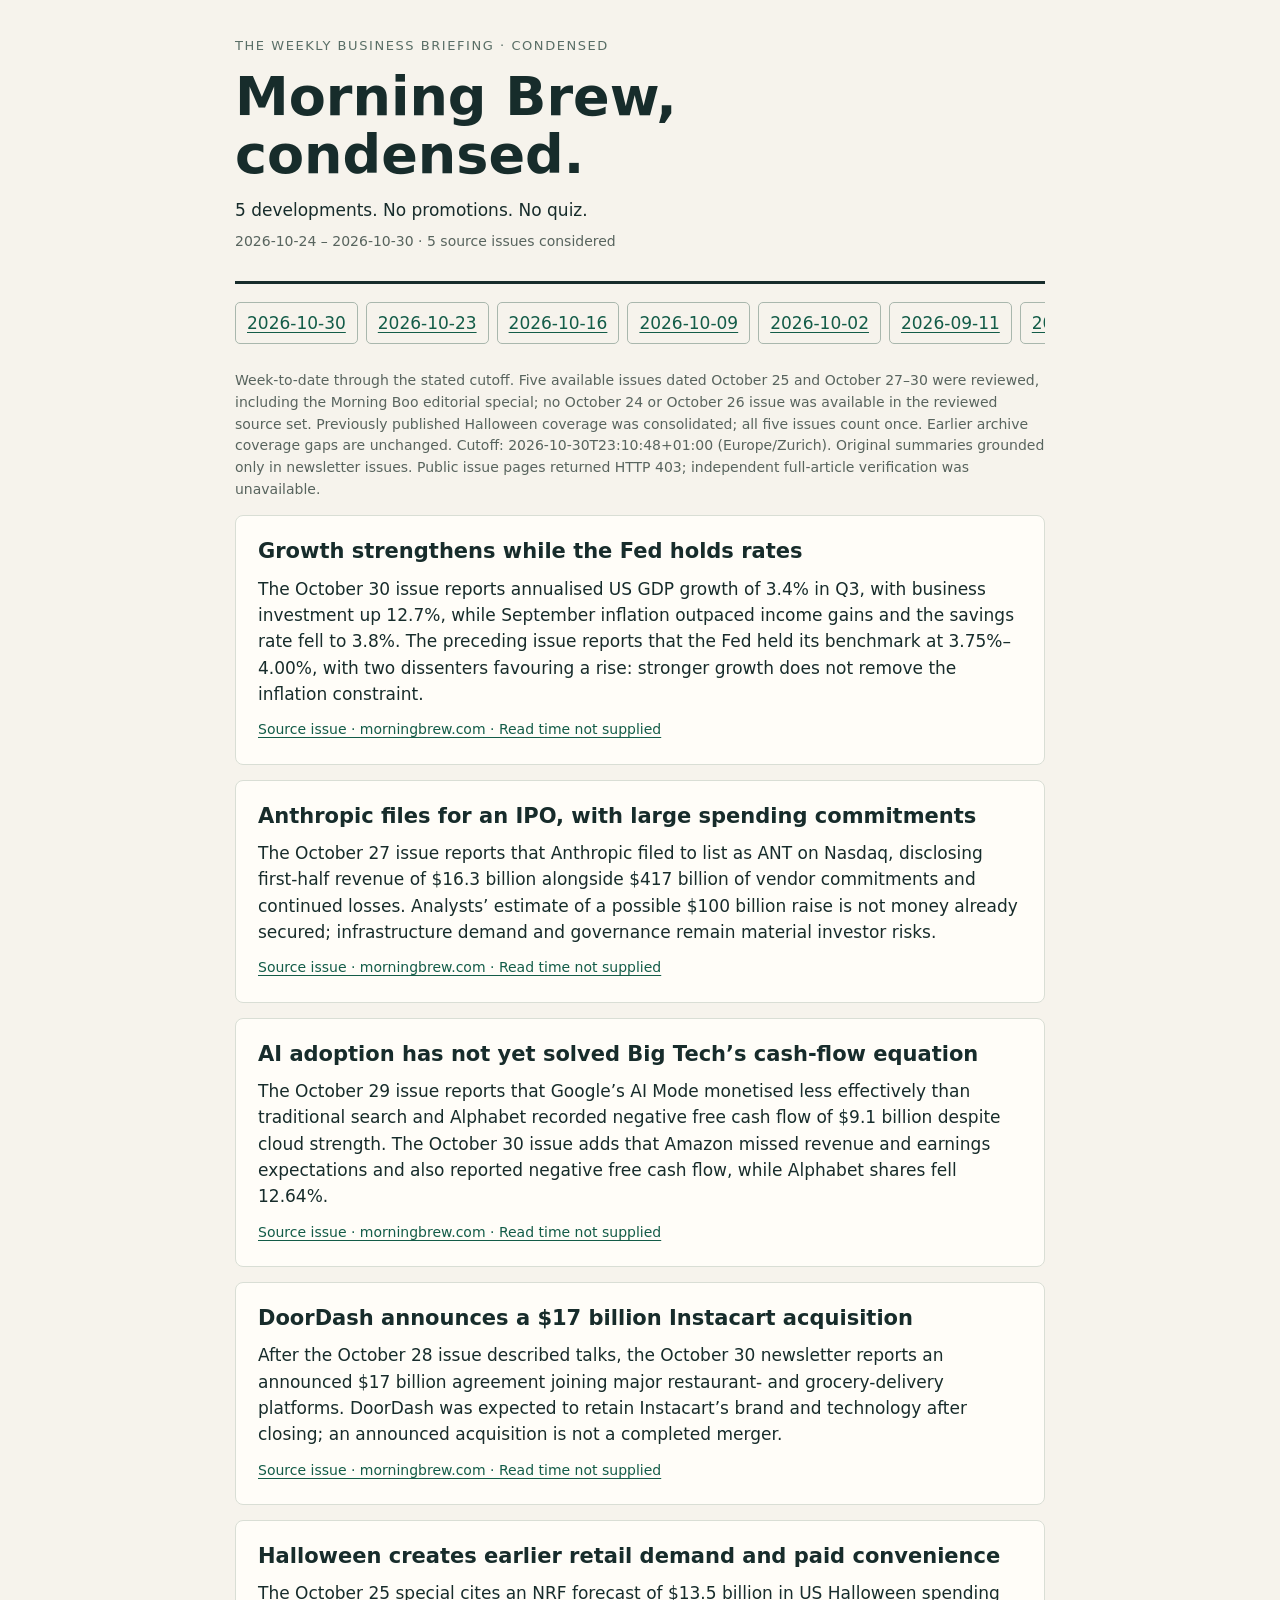
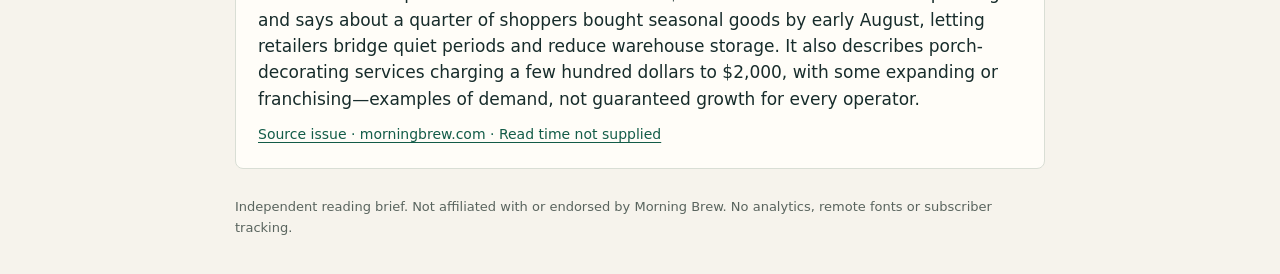
<file: index.html>
<!doctype html><html lang="en"><meta charset="utf-8"><meta name="viewport" content="width=device-width,initial-scale=1"><title>Morning Brew, condensed — 2026-10-30</title><link rel="stylesheet" href="./styles.css"><main><header><div class="eyebrow">The weekly business briefing · condensed</div><h1>Morning Brew,<br>condensed.</h1><p>5 developments. No promotions. No quiz.</p><p class="meta">2026-10-24 – 2026-10-30 · 5 source issues considered</p></header><nav aria-label="Weekly editions"><a href="./editions/2026-10-30/" aria-current="page">2026-10-30</a><a href="./editions/2026-10-23/">2026-10-23</a><a href="./editions/2026-10-16/">2026-10-16</a><a href="./editions/2026-10-09/">2026-10-09</a><a href="./editions/2026-10-02/">2026-10-02</a><a href="./editions/2026-09-11/">2026-09-11</a><a href="./editions/2026-09-04/">2026-09-04</a><a href="./editions/2026-08-28/">2026-08-28</a><a href="./editions/2026-08-21/">2026-08-21</a><a href="./editions/2026-08-14/">2026-08-14</a></nav><p class="meta">Week-to-date through the stated cutoff. Five available issues dated October 25 and October 27–30 were reviewed, including the Morning Boo editorial special; no October 24 or October 26 issue was available in the reviewed source set. Previously published Halloween coverage was consolidated; all five issues count once. Earlier archive coverage gaps are unchanged. Cutoff: 2026-10-30T23:10:48+01:00 (Europe/Zurich). Original summaries grounded only in newsletter issues. Public issue pages returned HTTP 403; independent full-article verification was unavailable.</p><article><h2>Growth strengthens while the Fed holds rates</h2><p>The October 30 issue reports annualised US GDP growth of 3.4% in Q3, with business investment up 12.7%, while September inflation outpaced income gains and the savings rate fell to 3.8%. The preceding issue reports that the Fed held its benchmark at 3.75%–4.00%, with two dissenters favouring a rise: stronger growth does not remove the inflation constraint.</p><a href="https://www.morningbrew.com/issues/surprising-growth-spurt" rel="noopener">Source issue · morningbrew.com · Read time not supplied</a></article><article><h2>Anthropic files for an IPO, with large spending commitments</h2><p>The October 27 issue reports that Anthropic filed to list as ANT on Nasdaq, disclosing first-half revenue of $16.3 billion alongside $417 billion of vendor commitments and continued losses. Analysts’ estimate of a possible $100 billion raise is not money already secured; infrastructure demand and governance remain material investor risks.</p><a href="https://www.morningbrew.com/issues/lifting-the-veil" rel="noopener">Source issue · morningbrew.com · Read time not supplied</a></article><article><h2>AI adoption has not yet solved Big Tech’s cash-flow equation</h2><p>The October 29 issue reports that Google’s AI Mode monetised less effectively than traditional search and Alphabet recorded negative free cash flow of $9.1 billion despite cloud strength. The October 30 issue adds that Amazon missed revenue and earnings expectations and also reported negative free cash flow, while Alphabet shares fell 12.64%.</p><a href="https://www.morningbrew.com/issues/surprising-growth-spurt" rel="noopener">Source issue · morningbrew.com · Read time not supplied</a></article><article><h2>DoorDash announces a $17 billion Instacart acquisition</h2><p>After the October 28 issue described talks, the October 30 newsletter reports an announced $17 billion agreement joining major restaurant- and grocery-delivery platforms. DoorDash was expected to retain Instacart’s brand and technology after closing; an announced acquisition is not a completed merger.</p><a href="https://www.morningbrew.com/issues/surprising-growth-spurt" rel="noopener">Source issue · morningbrew.com · Read time not supplied</a></article><article><h2>Halloween creates earlier retail demand and paid convenience</h2><p>The October 25 special cites an NRF forecast of $13.5 billion in US Halloween spending and says about a quarter of shoppers bought seasonal goods by early August, letting retailers bridge quiet periods and reduce warehouse storage. It also describes porch-decorating services charging a few hundred dollars to $2,000, with some expanding or franchising—examples of demand, not guaranteed growth for every operator.</p><a href="https://www.morningbrew.com/issues/morning-boo-2026" rel="noopener">Source issue · morningbrew.com · Read time not supplied</a></article><footer>Independent reading brief. Not affiliated with or endorsed by Morning Brew. No analytics, remote fonts or subscriber tracking.</footer></main></html>
</file>
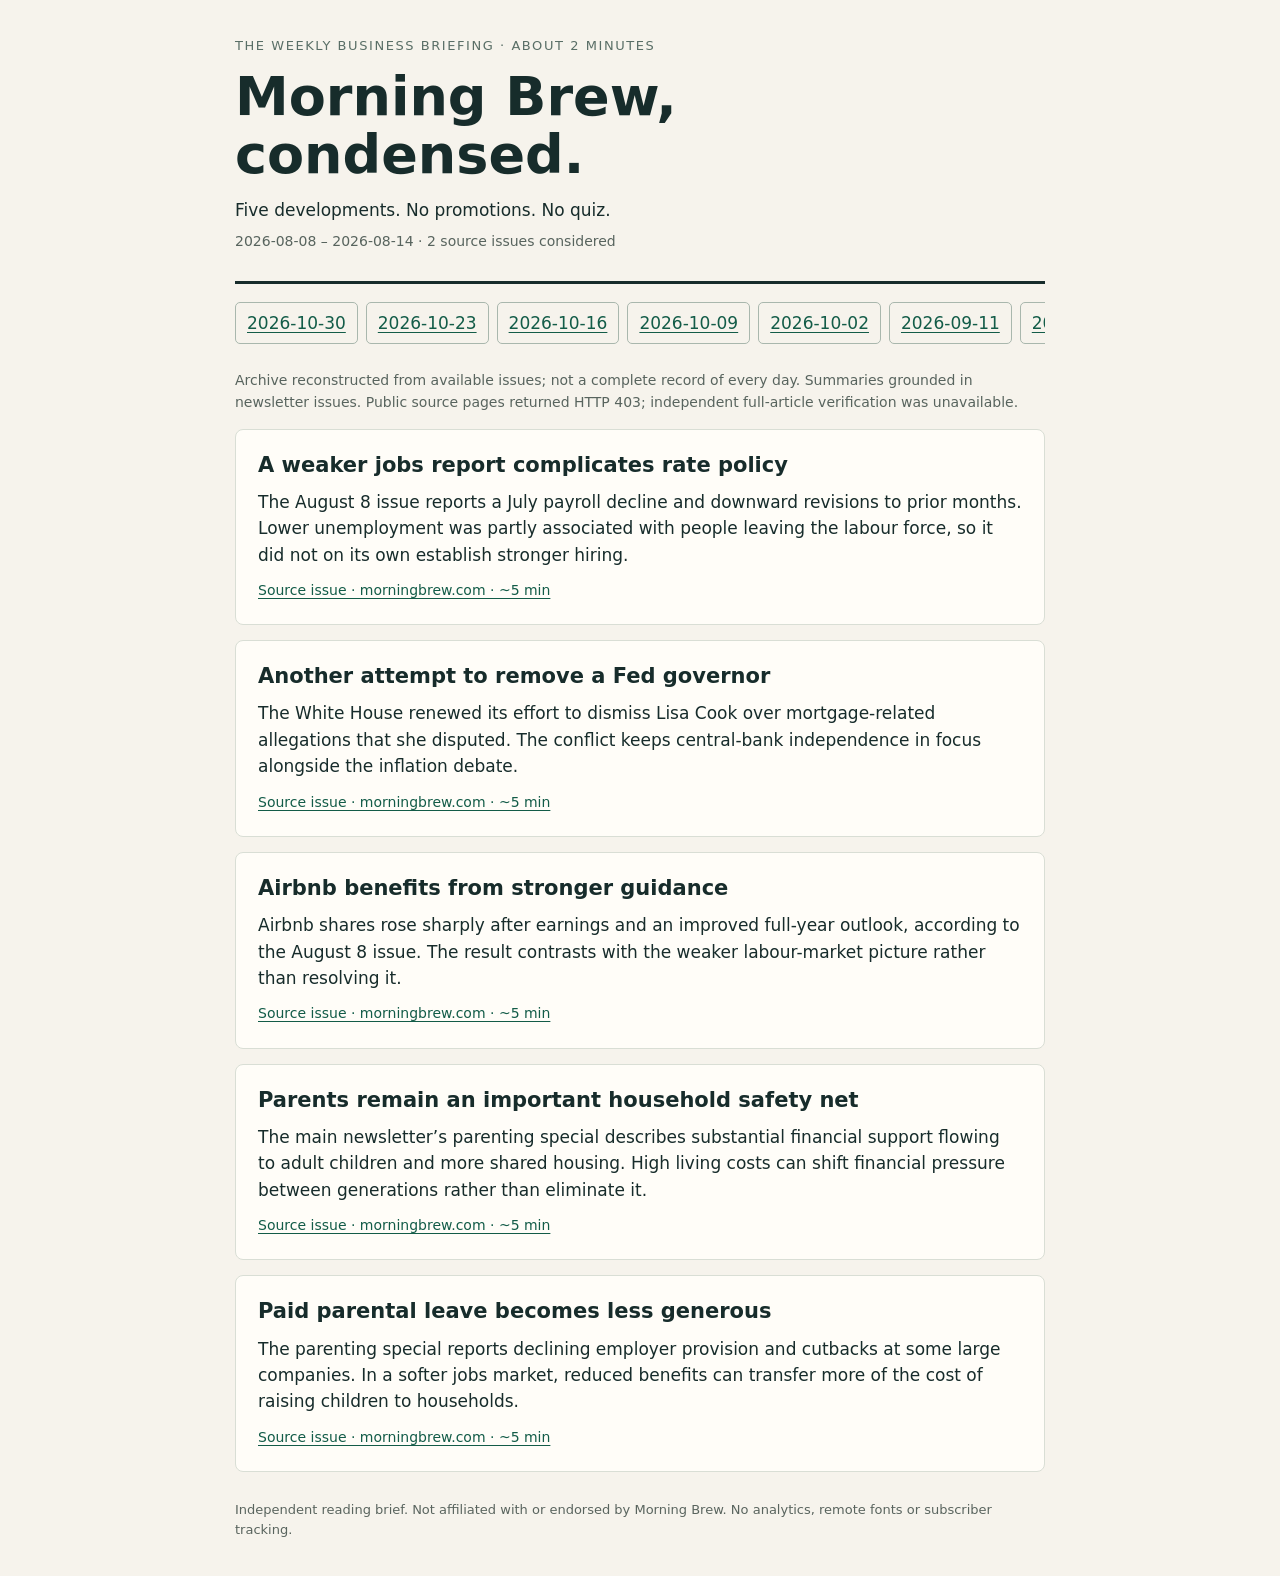
<file: editions/2026-08-14/index.html>
<!doctype html><html lang="en"><meta charset="utf-8"><meta name="viewport" content="width=device-width,initial-scale=1"><title>Morning Brew, condensed — 2026-08-14</title><link rel="stylesheet" href="../../styles.css"><main><header><div class="eyebrow">The weekly business briefing · about 2 minutes</div><h1>Morning Brew,<br>condensed.</h1><p>Five developments. No promotions. No quiz.</p><p class="meta">2026-08-08 – 2026-08-14 · 2 source issues considered</p></header><nav aria-label="Weekly editions"><a href="../../editions/2026-10-30/">2026-10-30</a><a href="../../editions/2026-10-23/">2026-10-23</a><a href="../../editions/2026-10-16/">2026-10-16</a><a href="../../editions/2026-10-09/">2026-10-09</a><a href="../../editions/2026-10-02/">2026-10-02</a><a href="../../editions/2026-09-11/">2026-09-11</a><a href="../../editions/2026-09-04/">2026-09-04</a><a href="../../editions/2026-08-28/">2026-08-28</a><a href="../../editions/2026-08-21/">2026-08-21</a><a href="../../editions/2026-08-14/" aria-current="page">2026-08-14</a></nav><p class="meta">Archive reconstructed from available issues; not a complete record of every day. Summaries grounded in newsletter issues. Public source pages returned HTTP 403; independent full-article verification was unavailable.</p><article><h2>A weaker jobs report complicates rate policy</h2><p>The August 8 issue reports a July payroll decline and downward revisions to prior months. Lower unemployment was partly associated with people leaving the labour force, so it did not on its own establish stronger hiring.</p><a href="https://www.morningbrew.com/issues/not-so-hot-hiring" rel="noopener">Source issue · morningbrew.com · ~5 min</a></article><article><h2>Another attempt to remove a Fed governor</h2><p>The White House renewed its effort to dismiss Lisa Cook over mortgage-related allegations that she disputed. The conflict keeps central-bank independence in focus alongside the inflation debate.</p><a href="https://www.morningbrew.com/issues/not-so-hot-hiring" rel="noopener">Source issue · morningbrew.com · ~5 min</a></article><article><h2>Airbnb benefits from stronger guidance</h2><p>Airbnb shares rose sharply after earnings and an improved full-year outlook, according to the August 8 issue. The result contrasts with the weaker labour-market picture rather than resolving it.</p><a href="https://www.morningbrew.com/issues/not-so-hot-hiring" rel="noopener">Source issue · morningbrew.com · ~5 min</a></article><article><h2>Parents remain an important household safety net</h2><p>The main newsletter’s parenting special describes substantial financial support flowing to adult children and more shared housing. High living costs can shift financial pressure between generations rather than eliminate it.</p><a href="https://www.morningbrew.com/issues/parenting-brew" rel="noopener">Source issue · morningbrew.com · ~5 min</a></article><article><h2>Paid parental leave becomes less generous</h2><p>The parenting special reports declining employer provision and cutbacks at some large companies. In a softer jobs market, reduced benefits can transfer more of the cost of raising children to households.</p><a href="https://www.morningbrew.com/issues/parenting-brew" rel="noopener">Source issue · morningbrew.com · ~5 min</a></article><footer>Independent reading brief. Not affiliated with or endorsed by Morning Brew. No analytics, remote fonts or subscriber tracking.</footer></main></html>
</file>
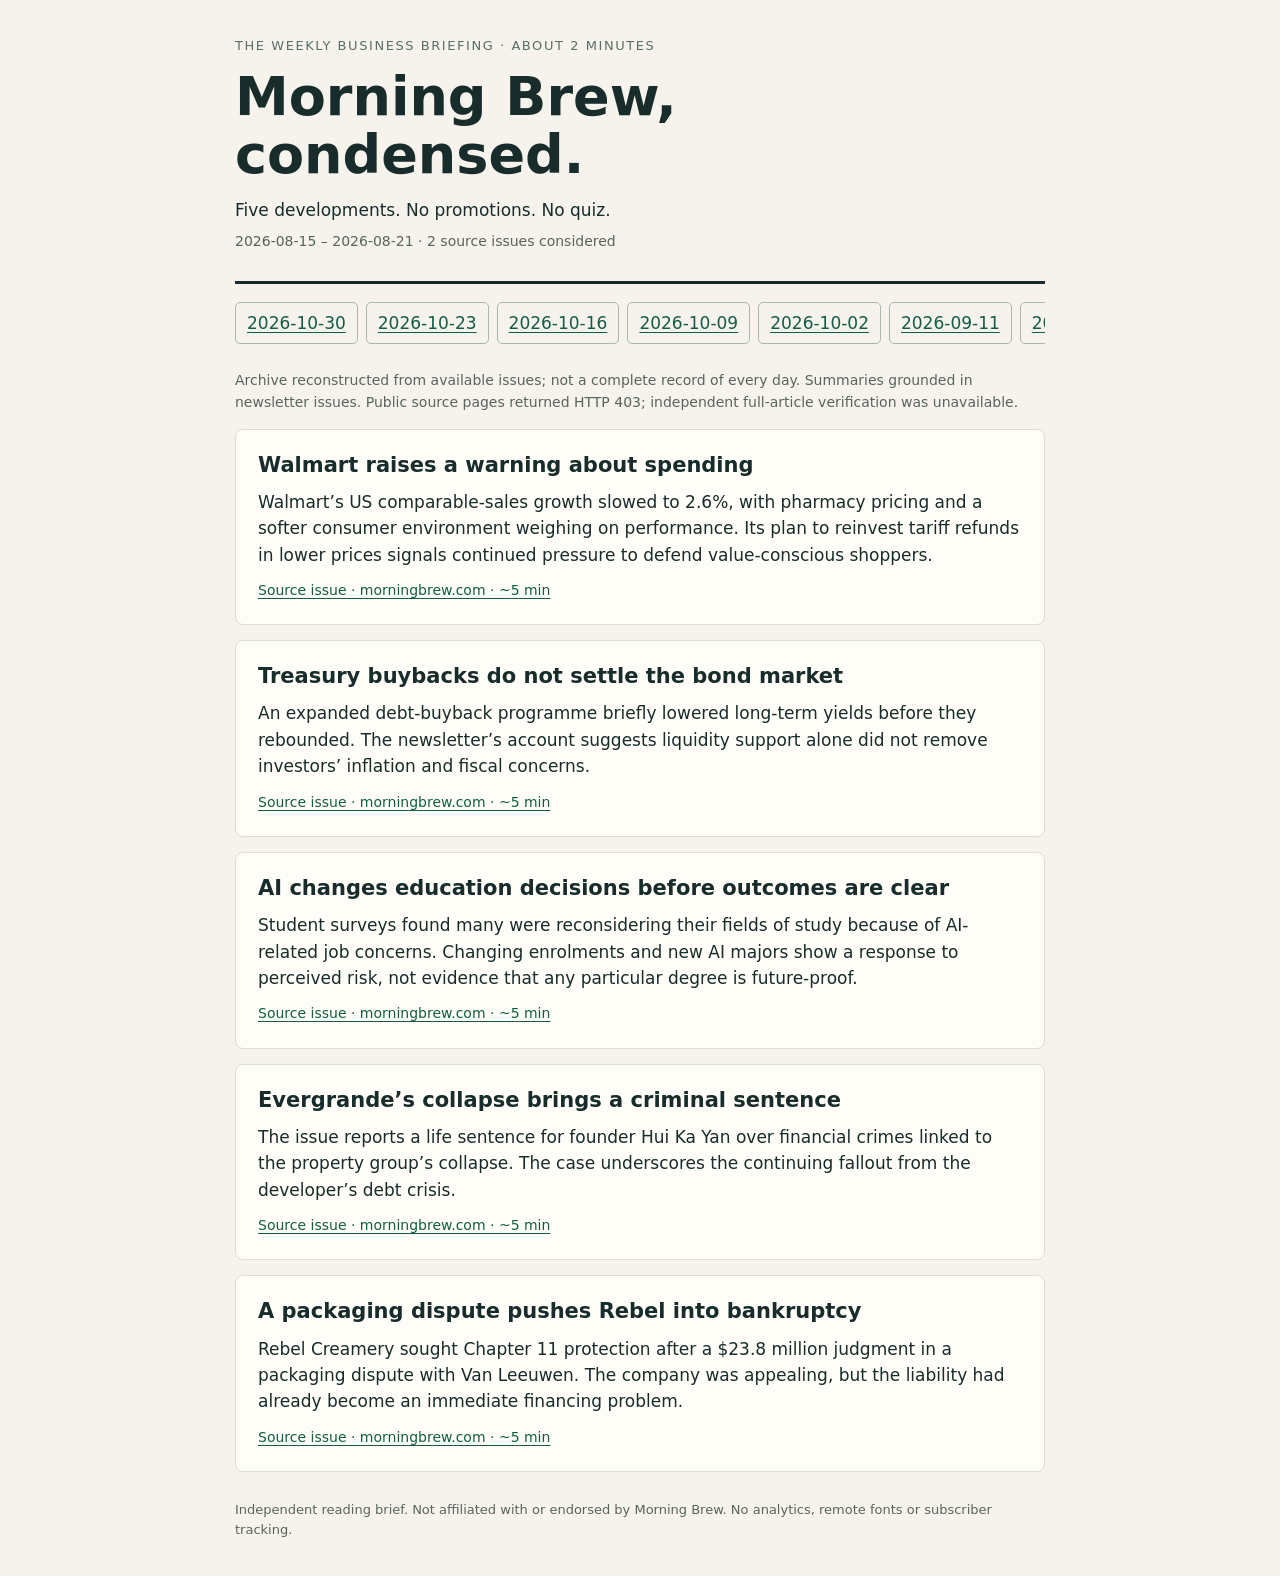
<file: editions/2026-08-21/index.html>
<!doctype html><html lang="en"><meta charset="utf-8"><meta name="viewport" content="width=device-width,initial-scale=1"><title>Morning Brew, condensed — 2026-08-21</title><link rel="stylesheet" href="../../styles.css"><main><header><div class="eyebrow">The weekly business briefing · about 2 minutes</div><h1>Morning Brew,<br>condensed.</h1><p>Five developments. No promotions. No quiz.</p><p class="meta">2026-08-15 – 2026-08-21 · 2 source issues considered</p></header><nav aria-label="Weekly editions"><a href="../../editions/2026-10-30/">2026-10-30</a><a href="../../editions/2026-10-23/">2026-10-23</a><a href="../../editions/2026-10-16/">2026-10-16</a><a href="../../editions/2026-10-09/">2026-10-09</a><a href="../../editions/2026-10-02/">2026-10-02</a><a href="../../editions/2026-09-11/">2026-09-11</a><a href="../../editions/2026-09-04/">2026-09-04</a><a href="../../editions/2026-08-28/">2026-08-28</a><a href="../../editions/2026-08-21/" aria-current="page">2026-08-21</a><a href="../../editions/2026-08-14/">2026-08-14</a></nav><p class="meta">Archive reconstructed from available issues; not a complete record of every day. Summaries grounded in newsletter issues. Public source pages returned HTTP 403; independent full-article verification was unavailable.</p><article><h2>Walmart raises a warning about spending</h2><p>Walmart’s US comparable-sales growth slowed to 2.6%, with pharmacy pricing and a softer consumer environment weighing on performance. Its plan to reinvest tariff refunds in lower prices signals continued pressure to defend value-conscious shoppers.</p><a href="https://www.morningbrew.com/issues/feeling-blue" rel="noopener">Source issue · morningbrew.com · ~5 min</a></article><article><h2>Treasury buybacks do not settle the bond market</h2><p>An expanded debt-buyback programme briefly lowered long-term yields before they rebounded. The newsletter’s account suggests liquidity support alone did not remove investors’ inflation and fiscal concerns.</p><a href="https://www.morningbrew.com/issues/feeling-blue" rel="noopener">Source issue · morningbrew.com · ~5 min</a></article><article><h2>AI changes education decisions before outcomes are clear</h2><p>Student surveys found many were reconsidering their fields of study because of AI-related job concerns. Changing enrolments and new AI majors show a response to perceived risk, not evidence that any particular degree is future-proof.</p><a href="https://www.morningbrew.com/issues/major-shift" rel="noopener">Source issue · morningbrew.com · ~5 min</a></article><article><h2>Evergrande’s collapse brings a criminal sentence</h2><p>The issue reports a life sentence for founder Hui Ka Yan over financial crimes linked to the property group’s collapse. The case underscores the continuing fallout from the developer’s debt crisis.</p><a href="https://www.morningbrew.com/issues/feeling-blue" rel="noopener">Source issue · morningbrew.com · ~5 min</a></article><article><h2>A packaging dispute pushes Rebel into bankruptcy</h2><p>Rebel Creamery sought Chapter 11 protection after a $23.8 million judgment in a packaging dispute with Van Leeuwen. The company was appealing, but the liability had already become an immediate financing problem.</p><a href="https://www.morningbrew.com/issues/major-shift" rel="noopener">Source issue · morningbrew.com · ~5 min</a></article><footer>Independent reading brief. Not affiliated with or endorsed by Morning Brew. No analytics, remote fonts or subscriber tracking.</footer></main></html>
</file>
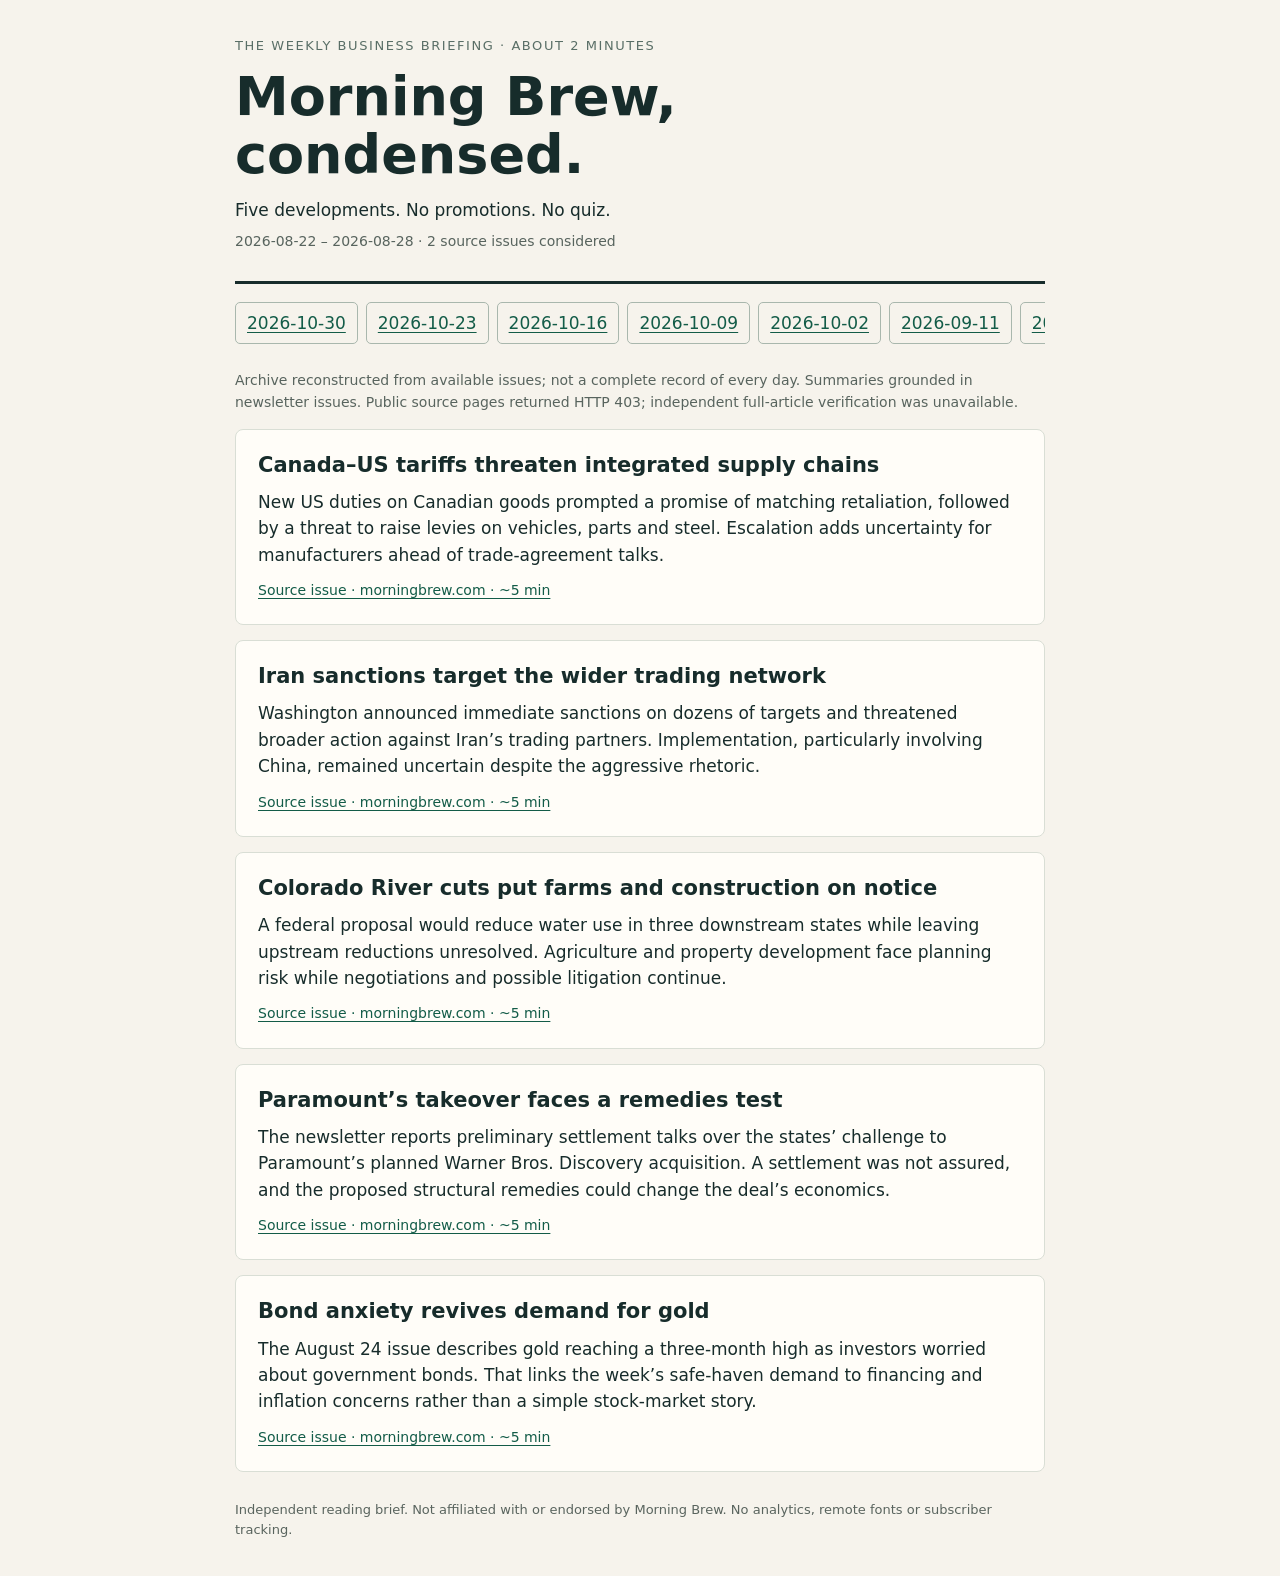
<file: editions/2026-08-28/index.html>
<!doctype html><html lang="en"><meta charset="utf-8"><meta name="viewport" content="width=device-width,initial-scale=1"><title>Morning Brew, condensed — 2026-08-28</title><link rel="stylesheet" href="../../styles.css"><main><header><div class="eyebrow">The weekly business briefing · about 2 minutes</div><h1>Morning Brew,<br>condensed.</h1><p>Five developments. No promotions. No quiz.</p><p class="meta">2026-08-22 – 2026-08-28 · 2 source issues considered</p></header><nav aria-label="Weekly editions"><a href="../../editions/2026-10-30/">2026-10-30</a><a href="../../editions/2026-10-23/">2026-10-23</a><a href="../../editions/2026-10-16/">2026-10-16</a><a href="../../editions/2026-10-09/">2026-10-09</a><a href="../../editions/2026-10-02/">2026-10-02</a><a href="../../editions/2026-09-11/">2026-09-11</a><a href="../../editions/2026-09-04/">2026-09-04</a><a href="../../editions/2026-08-28/" aria-current="page">2026-08-28</a><a href="../../editions/2026-08-21/">2026-08-21</a><a href="../../editions/2026-08-14/">2026-08-14</a></nav><p class="meta">Archive reconstructed from available issues; not a complete record of every day. Summaries grounded in newsletter issues. Public source pages returned HTTP 403; independent full-article verification was unavailable.</p><article><h2>Canada–US tariffs threaten integrated supply chains</h2><p>New US duties on Canadian goods prompted a promise of matching retaliation, followed by a threat to raise levies on vehicles, parts and steel. Escalation adds uncertainty for manufacturers ahead of trade-agreement talks.</p><a href="https://www.morningbrew.com/issues/supersized-sanctions" rel="noopener">Source issue · morningbrew.com · ~5 min</a></article><article><h2>Iran sanctions target the wider trading network</h2><p>Washington announced immediate sanctions on dozens of targets and threatened broader action against Iran’s trading partners. Implementation, particularly involving China, remained uncertain despite the aggressive rhetoric.</p><a href="https://www.morningbrew.com/issues/supersized-sanctions" rel="noopener">Source issue · morningbrew.com · ~5 min</a></article><article><h2>Colorado River cuts put farms and construction on notice</h2><p>A federal proposal would reduce water use in three downstream states while leaving upstream reductions unresolved. Agriculture and property development face planning risk while negotiations and possible litigation continue.</p><a href="https://www.morningbrew.com/issues/oh-canada" rel="noopener">Source issue · morningbrew.com · ~5 min</a></article><article><h2>Paramount’s takeover faces a remedies test</h2><p>The newsletter reports preliminary settlement talks over the states’ challenge to Paramount’s planned Warner Bros. Discovery acquisition. A settlement was not assured, and the proposed structural remedies could change the deal’s economics.</p><a href="https://www.morningbrew.com/issues/oh-canada" rel="noopener">Source issue · morningbrew.com · ~5 min</a></article><article><h2>Bond anxiety revives demand for gold</h2><p>The August 24 issue describes gold reaching a three-month high as investors worried about government bonds. That links the week’s safe-haven demand to financing and inflation concerns rather than a simple stock-market story.</p><a href="https://www.morningbrew.com/issues/oh-canada" rel="noopener">Source issue · morningbrew.com · ~5 min</a></article><footer>Independent reading brief. Not affiliated with or endorsed by Morning Brew. No analytics, remote fonts or subscriber tracking.</footer></main></html>
</file>
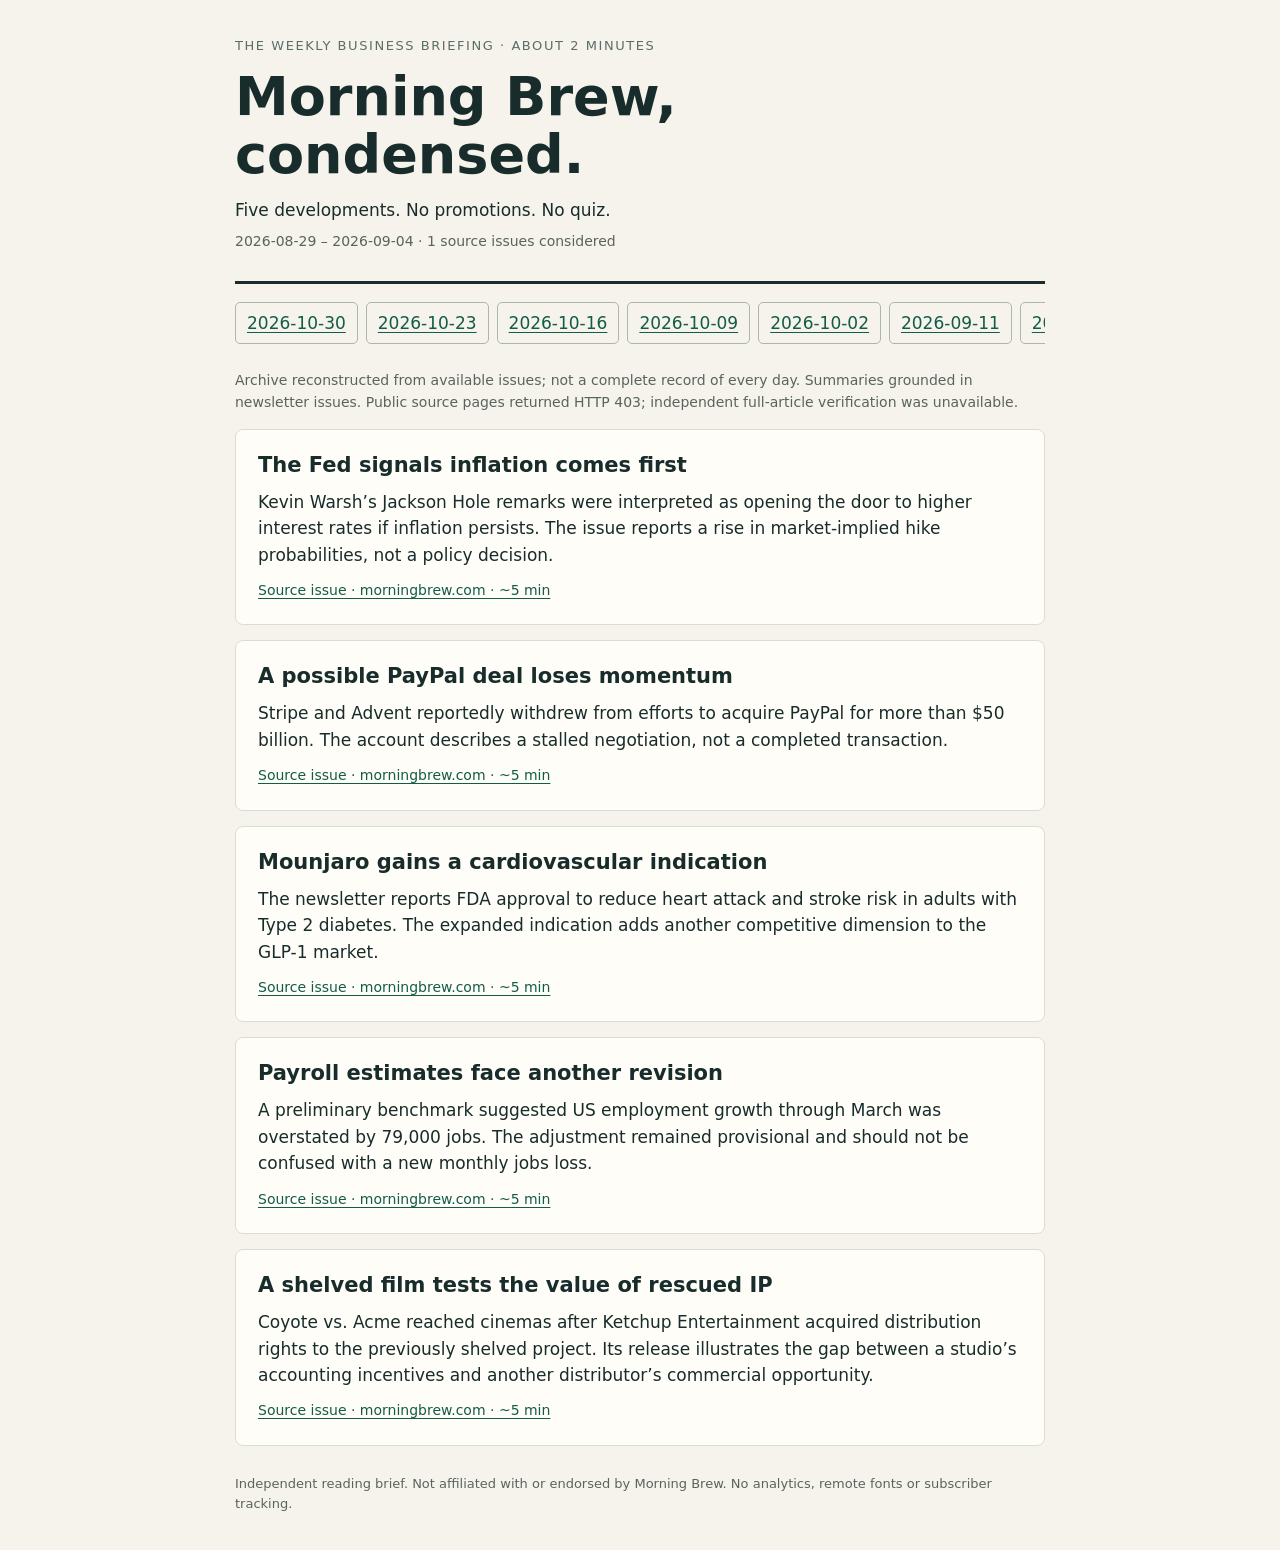
<file: editions/2026-09-04/index.html>
<!doctype html><html lang="en"><meta charset="utf-8"><meta name="viewport" content="width=device-width,initial-scale=1"><title>Morning Brew, condensed — 2026-09-04</title><link rel="stylesheet" href="../../styles.css"><main><header><div class="eyebrow">The weekly business briefing · about 2 minutes</div><h1>Morning Brew,<br>condensed.</h1><p>Five developments. No promotions. No quiz.</p><p class="meta">2026-08-29 – 2026-09-04 · 1 source issues considered</p></header><nav aria-label="Weekly editions"><a href="../../editions/2026-10-30/">2026-10-30</a><a href="../../editions/2026-10-23/">2026-10-23</a><a href="../../editions/2026-10-16/">2026-10-16</a><a href="../../editions/2026-10-09/">2026-10-09</a><a href="../../editions/2026-10-02/">2026-10-02</a><a href="../../editions/2026-09-11/">2026-09-11</a><a href="../../editions/2026-09-04/" aria-current="page">2026-09-04</a><a href="../../editions/2026-08-28/">2026-08-28</a><a href="../../editions/2026-08-21/">2026-08-21</a><a href="../../editions/2026-08-14/">2026-08-14</a></nav><p class="meta">Archive reconstructed from available issues; not a complete record of every day. Summaries grounded in newsletter issues. Public source pages returned HTTP 403; independent full-article verification was unavailable.</p><article><h2>The Fed signals inflation comes first</h2><p>Kevin Warsh’s Jackson Hole remarks were interpreted as opening the door to higher interest rates if inflation persists. The issue reports a rise in market-implied hike probabilities, not a policy decision.</p><a href="https://www.morningbrew.com/issues/warshs-warning" rel="noopener">Source issue · morningbrew.com · ~5 min</a></article><article><h2>A possible PayPal deal loses momentum</h2><p>Stripe and Advent reportedly withdrew from efforts to acquire PayPal for more than $50 billion. The account describes a stalled negotiation, not a completed transaction.</p><a href="https://www.morningbrew.com/issues/warshs-warning" rel="noopener">Source issue · morningbrew.com · ~5 min</a></article><article><h2>Mounjaro gains a cardiovascular indication</h2><p>The newsletter reports FDA approval to reduce heart attack and stroke risk in adults with Type 2 diabetes. The expanded indication adds another competitive dimension to the GLP-1 market.</p><a href="https://www.morningbrew.com/issues/warshs-warning" rel="noopener">Source issue · morningbrew.com · ~5 min</a></article><article><h2>Payroll estimates face another revision</h2><p>A preliminary benchmark suggested US employment growth through March was overstated by 79,000 jobs. The adjustment remained provisional and should not be confused with a new monthly jobs loss.</p><a href="https://www.morningbrew.com/issues/warshs-warning" rel="noopener">Source issue · morningbrew.com · ~5 min</a></article><article><h2>A shelved film tests the value of rescued IP</h2><p>Coyote vs. Acme reached cinemas after Ketchup Entertainment acquired distribution rights to the previously shelved project. Its release illustrates the gap between a studio’s accounting incentives and another distributor’s commercial opportunity.</p><a href="https://www.morningbrew.com/issues/warshs-warning" rel="noopener">Source issue · morningbrew.com · ~5 min</a></article><footer>Independent reading brief. Not affiliated with or endorsed by Morning Brew. No analytics, remote fonts or subscriber tracking.</footer></main></html>
</file>
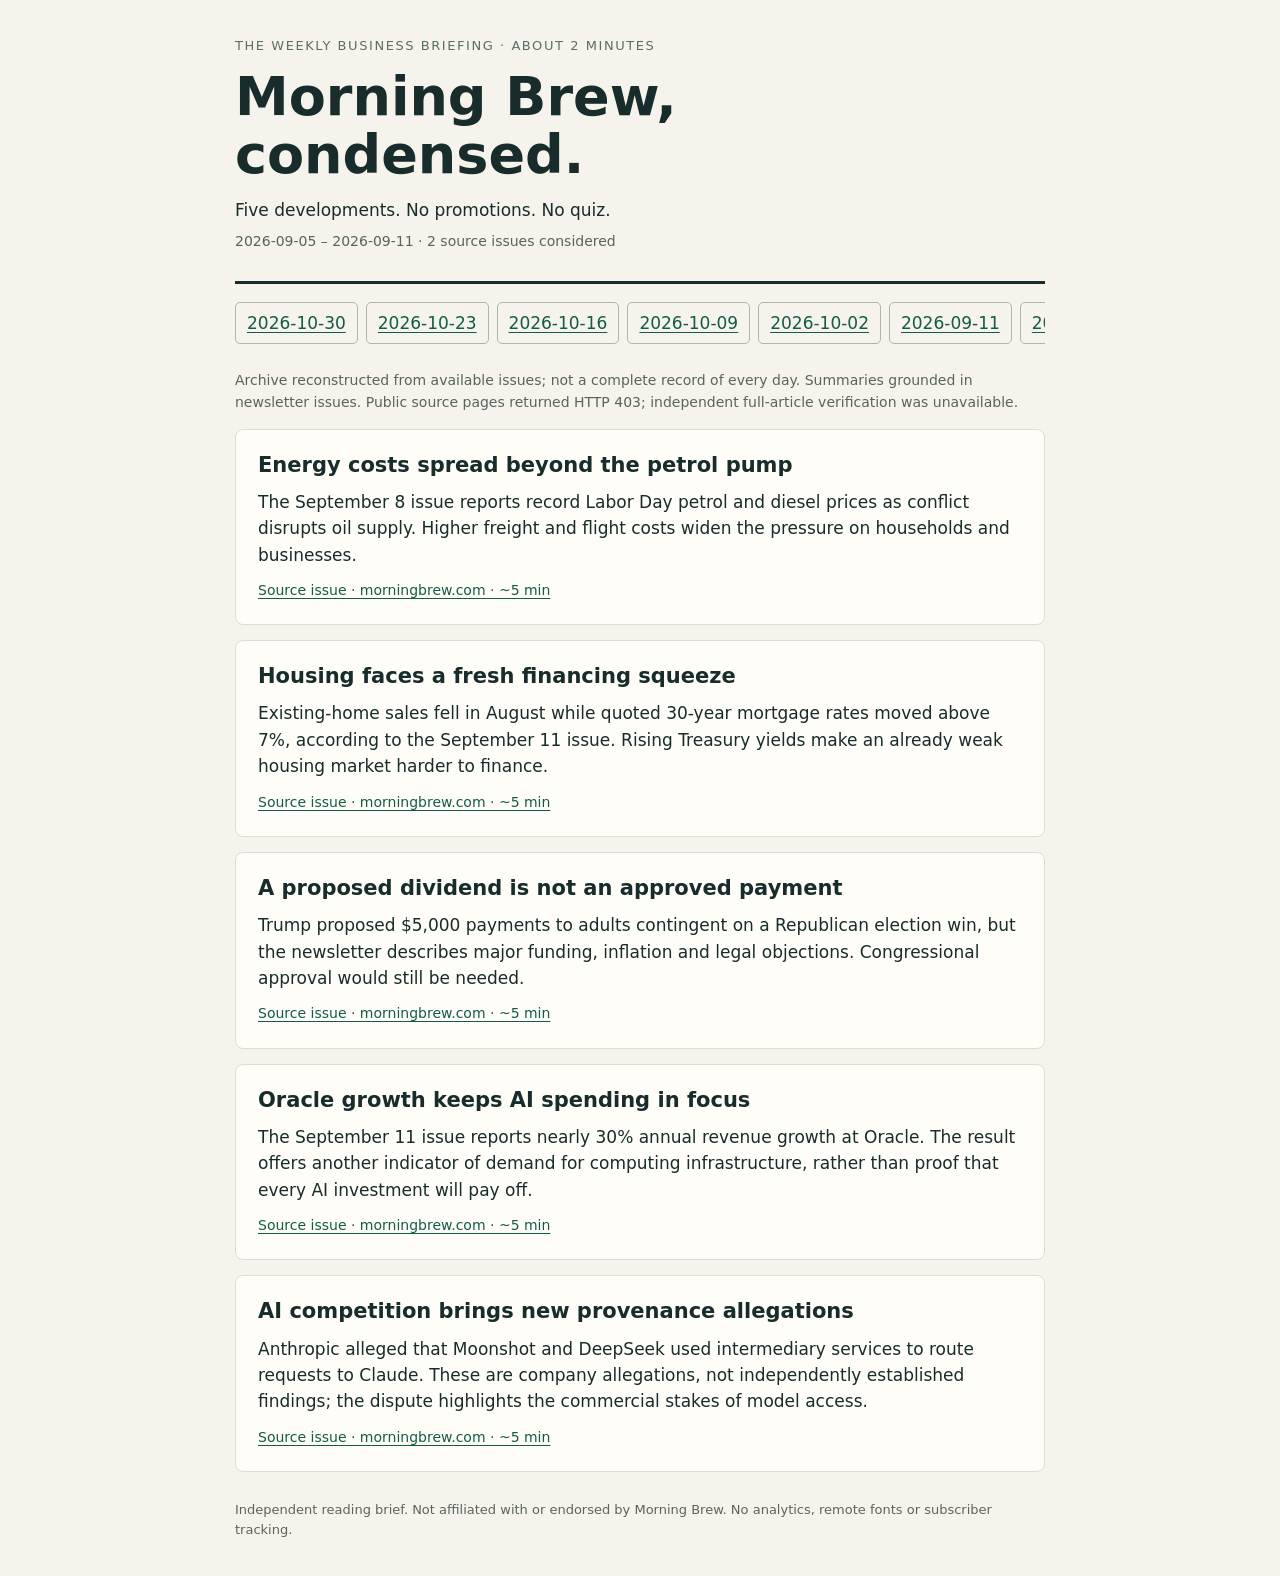
<file: editions/2026-09-11/index.html>
<!doctype html><html lang="en"><meta charset="utf-8"><meta name="viewport" content="width=device-width,initial-scale=1"><title>Morning Brew, condensed — 2026-09-11</title><link rel="stylesheet" href="../../styles.css"><main><header><div class="eyebrow">The weekly business briefing · about 2 minutes</div><h1>Morning Brew,<br>condensed.</h1><p>Five developments. No promotions. No quiz.</p><p class="meta">2026-09-05 – 2026-09-11 · 2 source issues considered</p></header><nav aria-label="Weekly editions"><a href="../../editions/2026-10-30/">2026-10-30</a><a href="../../editions/2026-10-23/">2026-10-23</a><a href="../../editions/2026-10-16/">2026-10-16</a><a href="../../editions/2026-10-09/">2026-10-09</a><a href="../../editions/2026-10-02/">2026-10-02</a><a href="../../editions/2026-09-11/" aria-current="page">2026-09-11</a><a href="../../editions/2026-09-04/">2026-09-04</a><a href="../../editions/2026-08-28/">2026-08-28</a><a href="../../editions/2026-08-21/">2026-08-21</a><a href="../../editions/2026-08-14/">2026-08-14</a></nav><p class="meta">Archive reconstructed from available issues; not a complete record of every day. Summaries grounded in newsletter issues. Public source pages returned HTTP 403; independent full-article verification was unavailable.</p><article><h2>Energy costs spread beyond the petrol pump</h2><p>The September 8 issue reports record Labor Day petrol and diesel prices as conflict disrupts oil supply. Higher freight and flight costs widen the pressure on households and businesses.</p><a href="https://www.morningbrew.com/issues/pump-it-up" rel="noopener">Source issue · morningbrew.com · ~5 min</a></article><article><h2>Housing faces a fresh financing squeeze</h2><p>Existing-home sales fell in August while quoted 30-year mortgage rates moved above 7%, according to the September 11 issue. Rising Treasury yields make an already weak housing market harder to finance.</p><a href="https://www.morningbrew.com/issues/25-years-later" rel="noopener">Source issue · morningbrew.com · ~5 min</a></article><article><h2>A proposed dividend is not an approved payment</h2><p>Trump proposed $5,000 payments to adults contingent on a Republican election win, but the newsletter describes major funding, inflation and legal objections. Congressional approval would still be needed.</p><a href="https://www.morningbrew.com/issues/25-years-later" rel="noopener">Source issue · morningbrew.com · ~5 min</a></article><article><h2>Oracle growth keeps AI spending in focus</h2><p>The September 11 issue reports nearly 30% annual revenue growth at Oracle. The result offers another indicator of demand for computing infrastructure, rather than proof that every AI investment will pay off.</p><a href="https://www.morningbrew.com/issues/25-years-later" rel="noopener">Source issue · morningbrew.com · ~5 min</a></article><article><h2>AI competition brings new provenance allegations</h2><p>Anthropic alleged that Moonshot and DeepSeek used intermediary services to route requests to Claude. These are company allegations, not independently established findings; the dispute highlights the commercial stakes of model access.</p><a href="https://www.morningbrew.com/issues/25-years-later" rel="noopener">Source issue · morningbrew.com · ~5 min</a></article><footer>Independent reading brief. Not affiliated with or endorsed by Morning Brew. No analytics, remote fonts or subscriber tracking.</footer></main></html>
</file>
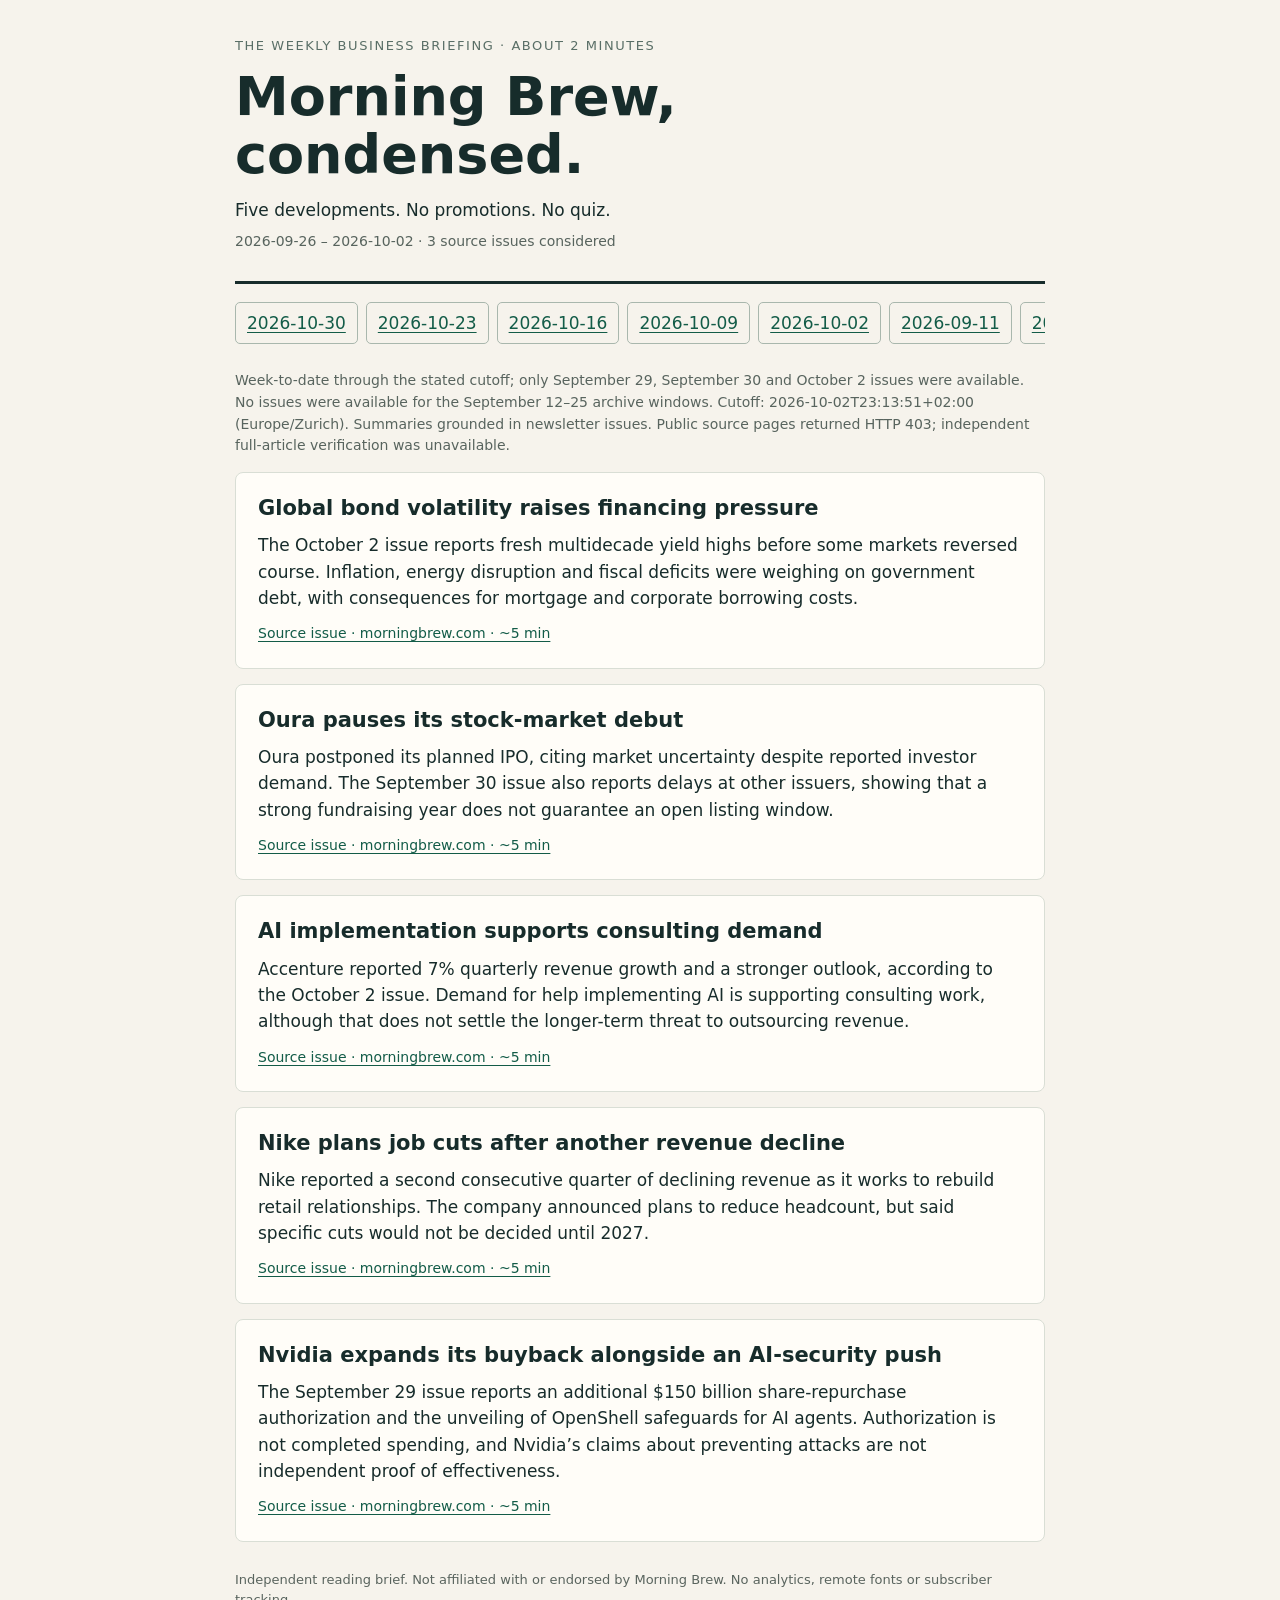
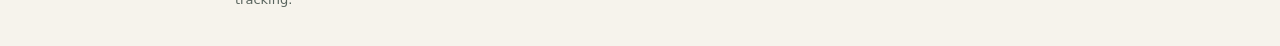
<file: editions/2026-10-02/index.html>
<!doctype html><html lang="en"><meta charset="utf-8"><meta name="viewport" content="width=device-width,initial-scale=1"><title>Morning Brew, condensed — 2026-10-02</title><link rel="stylesheet" href="../../styles.css"><main><header><div class="eyebrow">The weekly business briefing · about 2 minutes</div><h1>Morning Brew,<br>condensed.</h1><p>Five developments. No promotions. No quiz.</p><p class="meta">2026-09-26 – 2026-10-02 · 3 source issues considered</p></header><nav aria-label="Weekly editions"><a href="../../editions/2026-10-30/">2026-10-30</a><a href="../../editions/2026-10-23/">2026-10-23</a><a href="../../editions/2026-10-16/">2026-10-16</a><a href="../../editions/2026-10-09/">2026-10-09</a><a href="../../editions/2026-10-02/" aria-current="page">2026-10-02</a><a href="../../editions/2026-09-11/">2026-09-11</a><a href="../../editions/2026-09-04/">2026-09-04</a><a href="../../editions/2026-08-28/">2026-08-28</a><a href="../../editions/2026-08-21/">2026-08-21</a><a href="../../editions/2026-08-14/">2026-08-14</a></nav><p class="meta">Week-to-date through the stated cutoff; only September 29, September 30 and October 2 issues were available. No issues were available for the September 12–25 archive windows. Cutoff: 2026-10-02T23:13:51+02:00 (Europe/Zurich). Summaries grounded in newsletter issues. Public source pages returned HTTP 403; independent full-article verification was unavailable.</p><article><h2>Global bond volatility raises financing pressure</h2><p>The October 2 issue reports fresh multidecade yield highs before some markets reversed course. Inflation, energy disruption and fiscal deficits were weighing on government debt, with consequences for mortgage and corporate borrowing costs.</p><a href="https://www.morningbrew.com/issues/still-going-strong" rel="noopener">Source issue · morningbrew.com · ~5 min</a></article><article><h2>Oura pauses its stock-market debut</h2><p>Oura postponed its planned IPO, citing market uncertainty despite reported investor demand. The September 30 issue also reports delays at other issuers, showing that a strong fundraising year does not guarantee an open listing window.</p><a href="https://www.morningbrew.com/issues/hold-your-horses" rel="noopener">Source issue · morningbrew.com · ~5 min</a></article><article><h2>AI implementation supports consulting demand</h2><p>Accenture reported 7% quarterly revenue growth and a stronger outlook, according to the October 2 issue. Demand for help implementing AI is supporting consulting work, although that does not settle the longer-term threat to outsourcing revenue.</p><a href="https://www.morningbrew.com/issues/still-going-strong" rel="noopener">Source issue · morningbrew.com · ~5 min</a></article><article><h2>Nike plans job cuts after another revenue decline</h2><p>Nike reported a second consecutive quarter of declining revenue as it works to rebuild retail relationships. The company announced plans to reduce headcount, but said specific cuts would not be decided until 2027.</p><a href="https://www.morningbrew.com/issues/still-going-strong" rel="noopener">Source issue · morningbrew.com · ~5 min</a></article><article><h2>Nvidia expands its buyback alongside an AI-security push</h2><p>The September 29 issue reports an additional $150 billion share-repurchase authorization and the unveiling of OpenShell safeguards for AI agents. Authorization is not completed spending, and Nvidia’s claims about preventing attacks are not independent proof of effectiveness.</p><a href="https://www.morningbrew.com/issues/in-orbit" rel="noopener">Source issue · morningbrew.com · ~5 min</a></article><footer>Independent reading brief. Not affiliated with or endorsed by Morning Brew. No analytics, remote fonts or subscriber tracking.</footer></main></html>
</file>
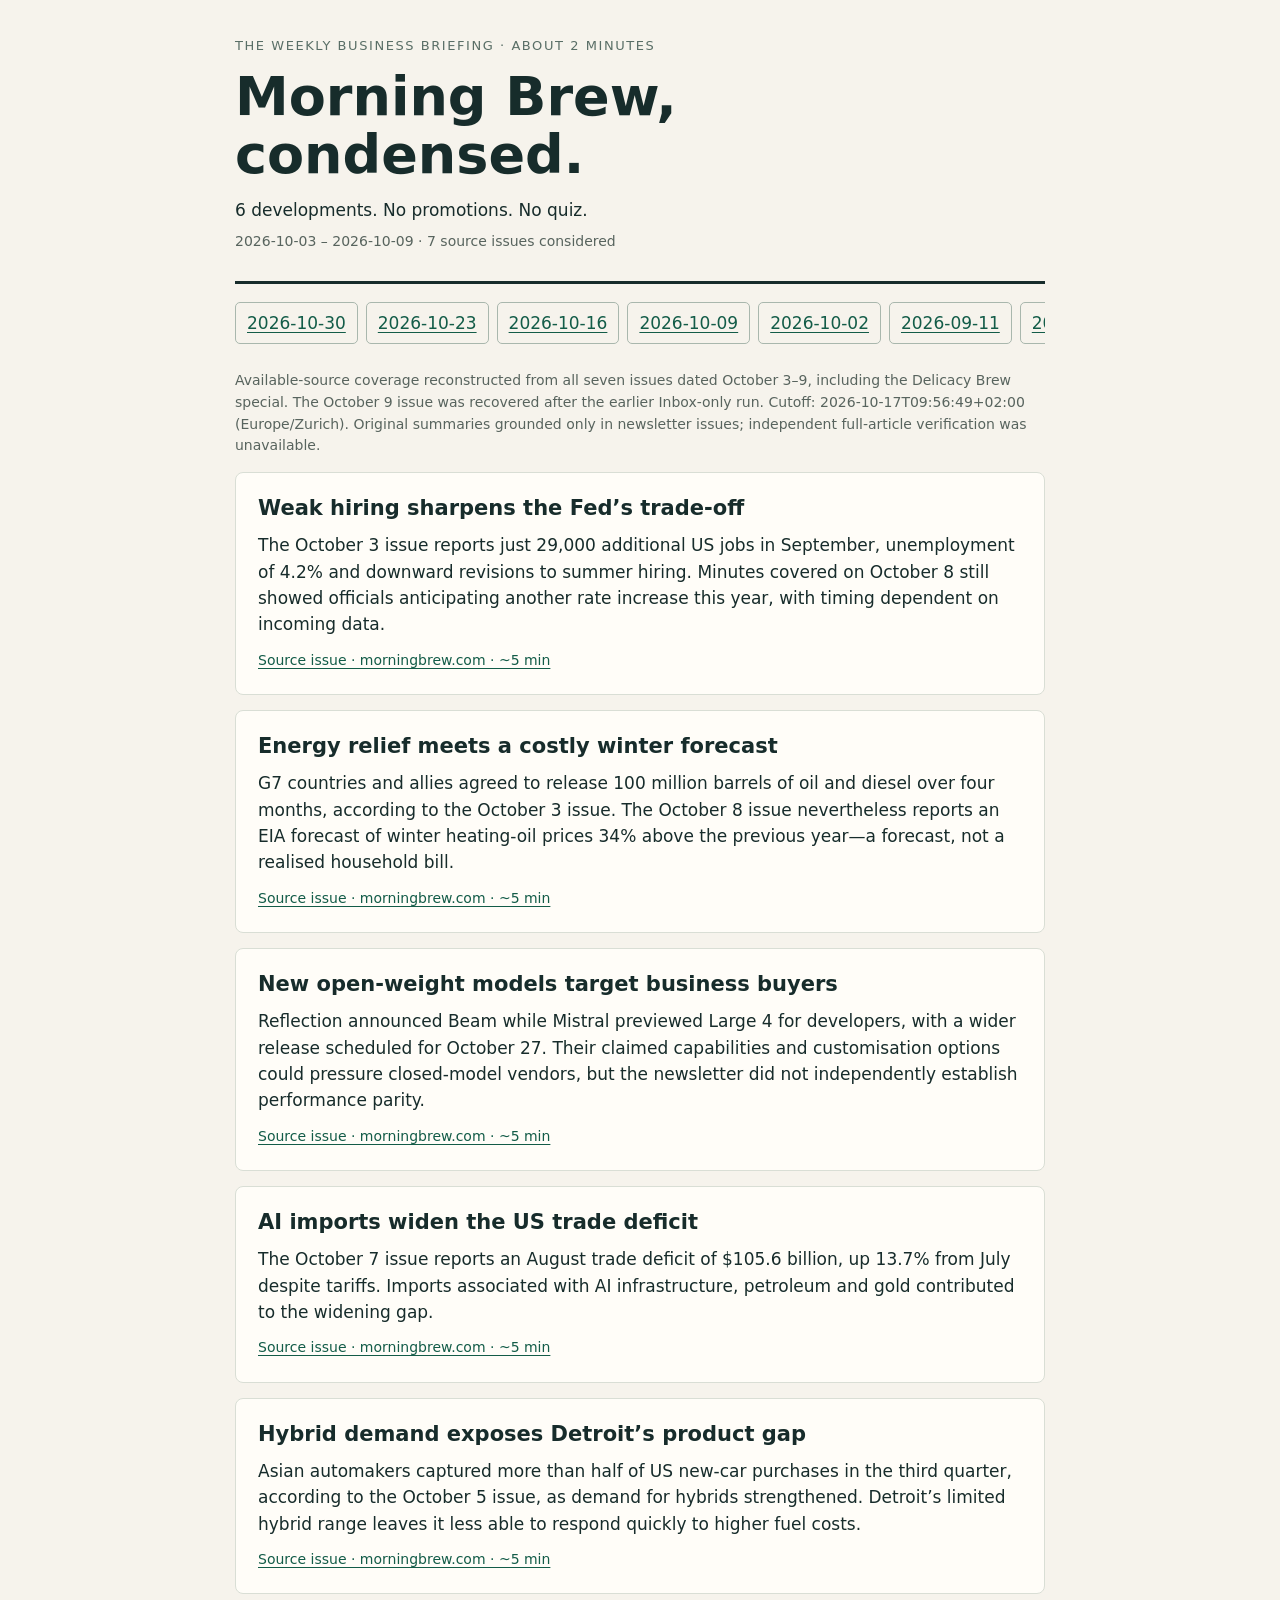
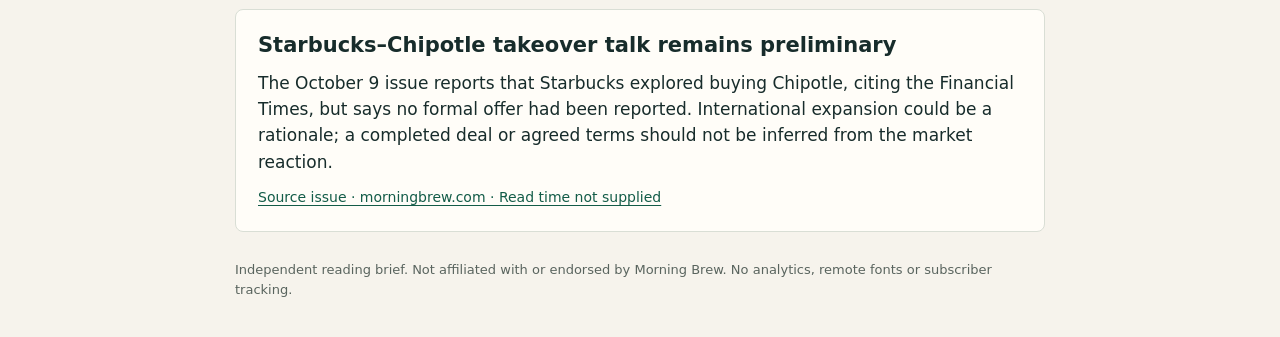
<file: editions/2026-10-09/index.html>
<!DOCTYPE html>
<html lang="en"><meta charset="utf-8"/><meta content="width=device-width,initial-scale=1" name="viewport"/><title>Morning Brew, condensed — 2026-10-09</title><link href="../../styles.css" rel="stylesheet"/><main><header><div class="eyebrow">The weekly business briefing · about 2 minutes</div><h1>Morning Brew,<br/>condensed.</h1><p>6 developments. No promotions. No quiz.</p><p class="meta">2026-10-03 – 2026-10-09 · 7 source issues considered</p></header><nav aria-label="Weekly editions"><a href="../../editions/2026-10-30/">2026-10-30</a><a href="../../editions/2026-10-23/">2026-10-23</a><a href="../../editions/2026-10-16/">2026-10-16</a><a href="../../editions/2026-10-09/" aria-current="page">2026-10-09</a><a href="../../editions/2026-10-02/">2026-10-02</a><a href="../../editions/2026-09-11/">2026-09-11</a><a href="../../editions/2026-09-04/">2026-09-04</a><a href="../../editions/2026-08-28/">2026-08-28</a><a href="../../editions/2026-08-21/">2026-08-21</a><a href="../../editions/2026-08-14/">2026-08-14</a></nav><p class="meta">Available-source coverage reconstructed from all seven issues dated October 3–9, including the Delicacy Brew special. The October 9 issue was recovered after the earlier Inbox-only run. Cutoff: 2026-10-17T09:56:49+02:00 (Europe/Zurich). Original summaries grounded only in newsletter issues; independent full-article verification was unavailable.</p><article><h2>Weak hiring sharpens the Fed’s trade-off</h2><p>The October 3 issue reports just 29,000 additional US jobs in September, unemployment of 4.2% and downward revisions to summer hiring. Minutes covered on October 8 still showed officials anticipating another rate increase this year, with timing dependent on incoming data.</p><a href="https://www.morningbrew.com/issues/slow-growing" rel="noopener">Source issue · morningbrew.com · ~5 min</a></article><article><h2>Energy relief meets a costly winter forecast</h2><p>G7 countries and allies agreed to release 100 million barrels of oil and diesel over four months, according to the October 3 issue. The October 8 issue nevertheless reports an EIA forecast of winter heating-oil prices 34% above the previous year—a forecast, not a realised household bill.</p><a href="https://www.morningbrew.com/issues/the-cost-of-cozy" rel="noopener">Source issue · morningbrew.com · ~5 min</a></article><article><h2>New open-weight models target business buyers</h2><p>Reflection announced Beam while Mistral previewed Large 4 for developers, with a wider release scheduled for October 27. Their claimed capabilities and customisation options could pressure closed-model vendors, but the newsletter did not independently establish performance parity.</p><a href="https://www.morningbrew.com/issues/the-new-players" rel="noopener">Source issue · morningbrew.com · ~5 min</a></article><article><h2>AI imports widen the US trade deficit</h2><p>The October 7 issue reports an August trade deficit of $105.6 billion, up 13.7% from July despite tariffs. Imports associated with AI infrastructure, petroleum and gold contributed to the widening gap.</p><a href="https://www.morningbrew.com/issues/the-new-players" rel="noopener">Source issue · morningbrew.com · ~5 min</a></article><article><h2>Hybrid demand exposes Detroit’s product gap</h2><p>Asian automakers captured more than half of US new-car purchases in the third quarter, according to the October 5 issue, as demand for hybrids strengthened. Detroit’s limited hybrid range leaves it less able to respond quickly to higher fuel costs.</p><a href="https://www.morningbrew.com/issues/deets-peeping" rel="noopener">Source issue · morningbrew.com · ~5 min</a></article><article><h2>Starbucks–Chipotle takeover talk remains preliminary</h2><p>The October 9 issue reports that Starbucks explored buying Chipotle, citing the Financial Times, but says no formal offer had been reported. International expansion could be a rationale; a completed deal or agreed terms should not be inferred from the market reaction.</p><a href="https://www.morningbrew.com/issues/from-sam-a-to-mark-z" rel="noopener">Source issue · morningbrew.com · Read time not supplied</a></article><footer>Independent reading brief. Not affiliated with or endorsed by Morning Brew. No analytics, remote fonts or subscriber tracking.</footer></main></html>
</file>
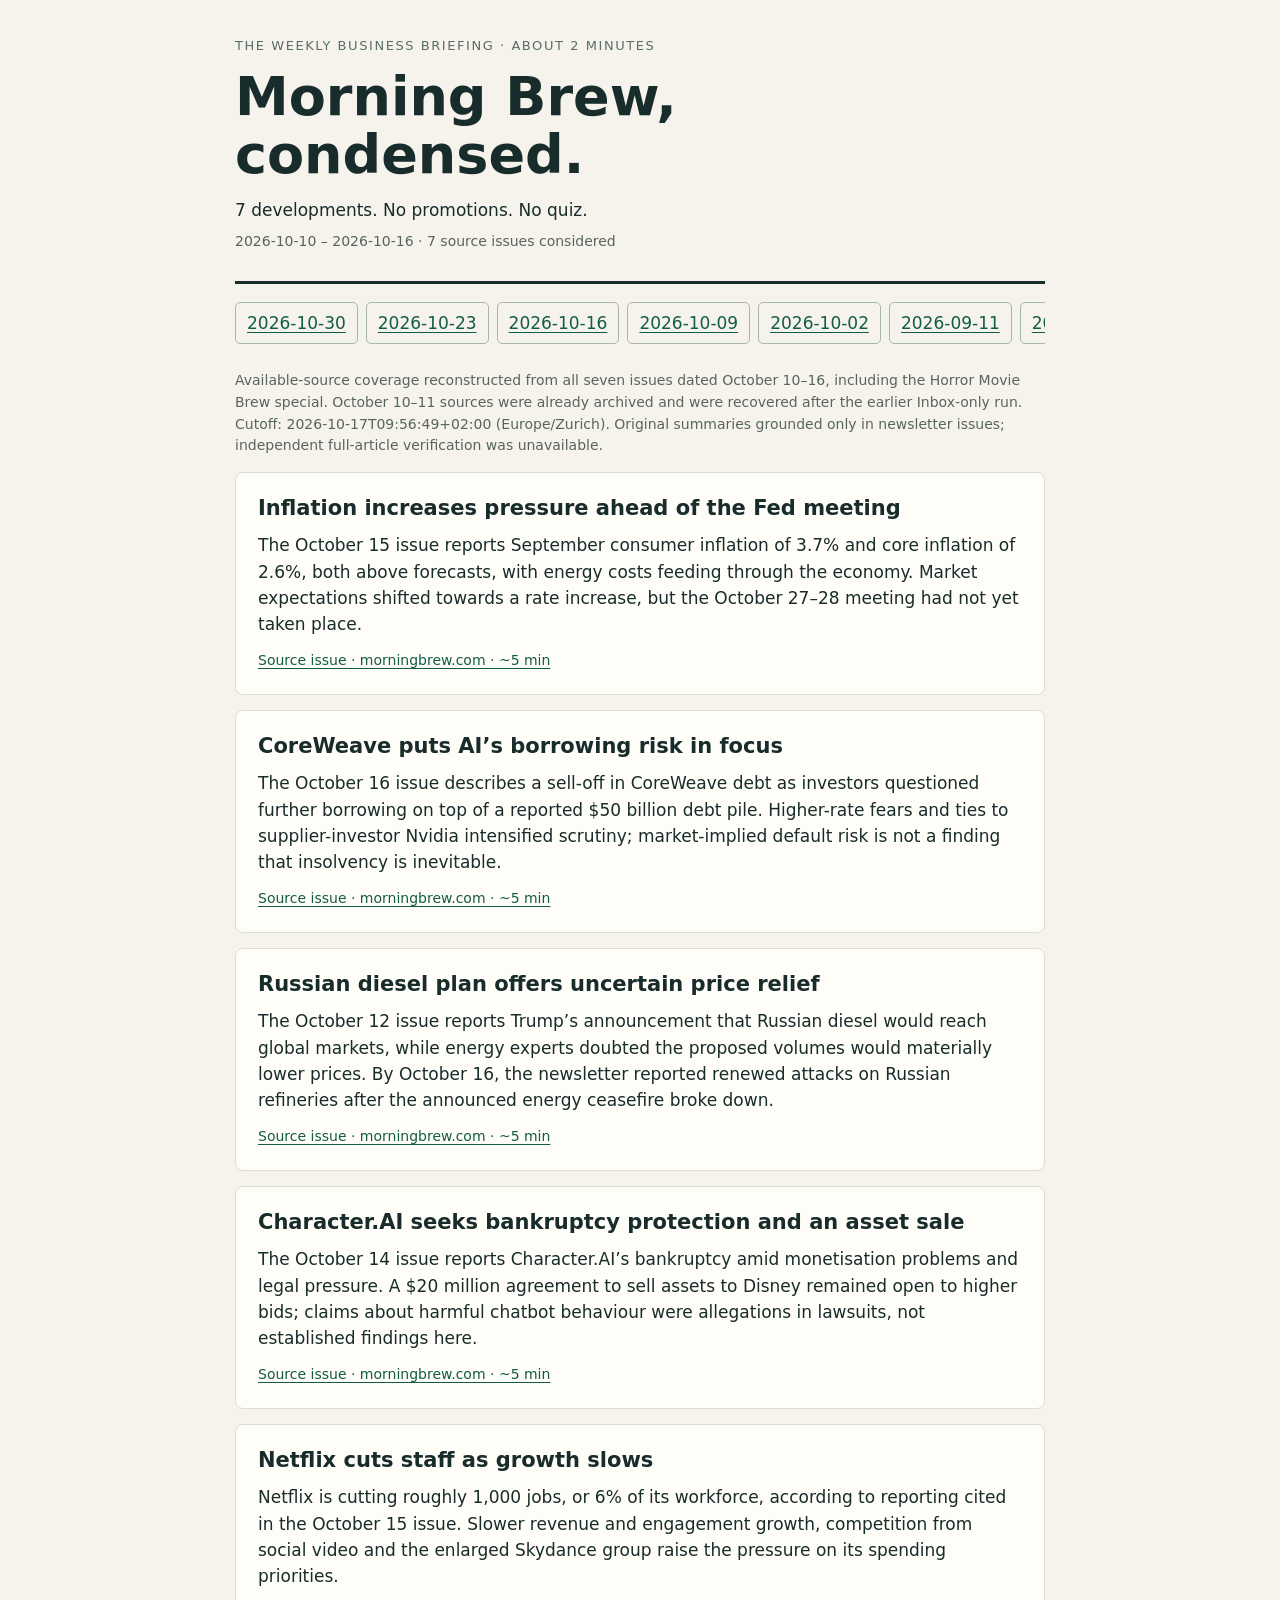
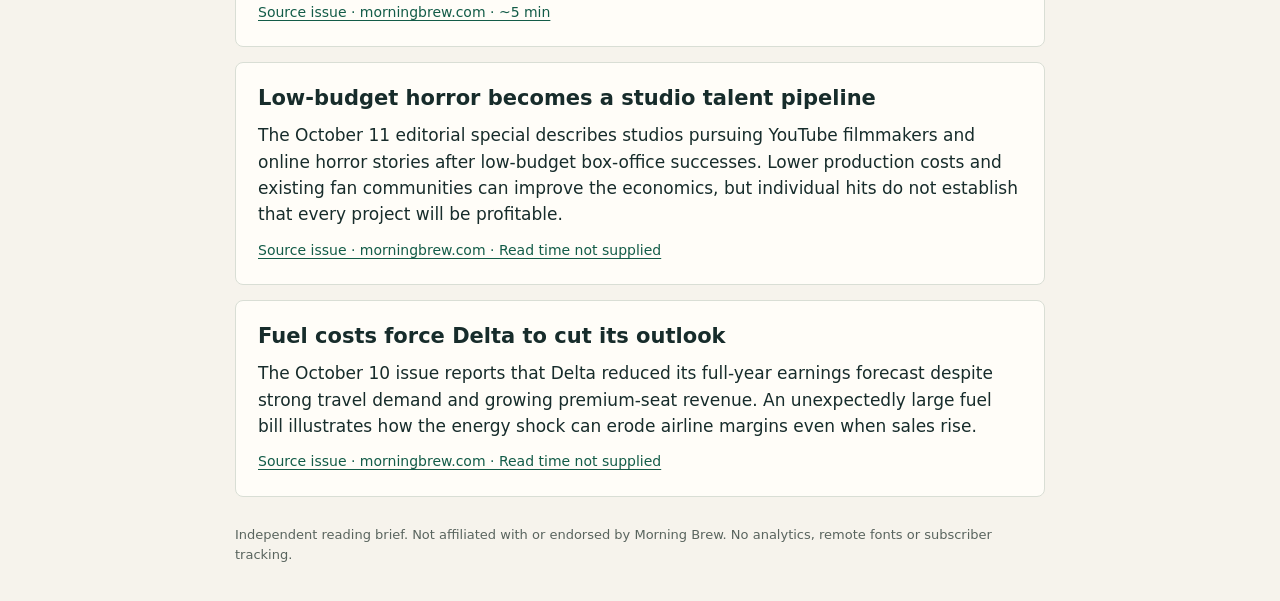
<file: editions/2026-10-16/index.html>
<!DOCTYPE html>
<html lang="en"><meta charset="utf-8"/><meta content="width=device-width,initial-scale=1" name="viewport"/><title>Morning Brew, condensed — 2026-10-16</title><link href="../../styles.css" rel="stylesheet"/><main><header><div class="eyebrow">The weekly business briefing · about 2 minutes</div><h1>Morning Brew,<br/>condensed.</h1><p>7 developments. No promotions. No quiz.</p><p class="meta">2026-10-10 – 2026-10-16 · 7 source issues considered</p></header><nav aria-label="Weekly editions"><a href="../../editions/2026-10-30/">2026-10-30</a><a href="../../editions/2026-10-23/">2026-10-23</a><a href="../../editions/2026-10-16/" aria-current="page">2026-10-16</a><a href="../../editions/2026-10-09/">2026-10-09</a><a href="../../editions/2026-10-02/">2026-10-02</a><a href="../../editions/2026-09-11/">2026-09-11</a><a href="../../editions/2026-09-04/">2026-09-04</a><a href="../../editions/2026-08-28/">2026-08-28</a><a href="../../editions/2026-08-21/">2026-08-21</a><a href="../../editions/2026-08-14/">2026-08-14</a></nav><p class="meta">Available-source coverage reconstructed from all seven issues dated October 10–16, including the Horror Movie Brew special. October 10–11 sources were already archived and were recovered after the earlier Inbox-only run. Cutoff: 2026-10-17T09:56:49+02:00 (Europe/Zurich). Original summaries grounded only in newsletter issues; independent full-article verification was unavailable.</p><article><h2>Inflation increases pressure ahead of the Fed meeting</h2><p>The October 15 issue reports September consumer inflation of 3.7% and core inflation of 2.6%, both above forecasts, with energy costs feeding through the economy. Market expectations shifted towards a rate increase, but the October 27–28 meeting had not yet taken place.</p><a href="https://www.morningbrew.com/issues/piping-hot" rel="noopener">Source issue · morningbrew.com · ~5 min</a></article><article><h2>CoreWeave puts AI’s borrowing risk in focus</h2><p>The October 16 issue describes a sell-off in CoreWeave debt as investors questioned further borrowing on top of a reported $50 billion debt pile. Higher-rate fears and ties to supplier-investor Nvidia intensified scrutiny; market-implied default risk is not a finding that insolvency is inevitable.</p><a href="https://www.morningbrew.com/issues/rubber-meets-the-roadster" rel="noopener">Source issue · morningbrew.com · ~5 min</a></article><article><h2>Russian diesel plan offers uncertain price relief</h2><p>The October 12 issue reports Trump’s announcement that Russian diesel would reach global markets, while energy experts doubted the proposed volumes would materially lower prices. By October 16, the newsletter reported renewed attacks on Russian refineries after the announced energy ceasefire broke down.</p><a href="https://www.morningbrew.com/issues/energy-transfer" rel="noopener">Source issue · morningbrew.com · ~5 min</a></article><article><h2>Character.AI seeks bankruptcy protection and an asset sale</h2><p>The October 14 issue reports Character.AI’s bankruptcy amid monetisation problems and legal pressure. A $20 million agreement to sell assets to Disney remained open to higher bids; claims about harmful chatbot behaviour were allegations in lawsuits, not established findings here.</p><a href="https://www.morningbrew.com/issues/character-flaws" rel="noopener">Source issue · morningbrew.com · ~5 min</a></article><article><h2>Netflix cuts staff as growth slows</h2><p>Netflix is cutting roughly 1,000 jobs, or 6% of its workforce, according to reporting cited in the October 15 issue. Slower revenue and engagement growth, competition from social video and the enlarged Skydance group raise the pressure on its spending priorities.</p><a href="https://www.morningbrew.com/issues/piping-hot" rel="noopener">Source issue · morningbrew.com · ~5 min</a></article><article><h2>Low-budget horror becomes a studio talent pipeline</h2><p>The October 11 editorial special describes studios pursuing YouTube filmmakers and online horror stories after low-budget box-office successes. Lower production costs and existing fan communities can improve the economics, but individual hits do not establish that every project will be profitable.</p><a href="https://www.morningbrew.com/issues/horror-movie-brew" rel="noopener">Source issue · morningbrew.com · Read time not supplied</a></article><article><h2>Fuel costs force Delta to cut its outlook</h2><p>The October 10 issue reports that Delta reduced its full-year earnings forecast despite strong travel demand and growing premium-seat revenue. An unexpectedly large fuel bill illustrates how the energy shock can erode airline margins even when sales rise.</p><a href="https://www.morningbrew.com/issues/shuffled-around" rel="noopener">Source issue · morningbrew.com · Read time not supplied</a></article><footer>Independent reading brief. Not affiliated with or endorsed by Morning Brew. No analytics, remote fonts or subscriber tracking.</footer></main></html>
</file>
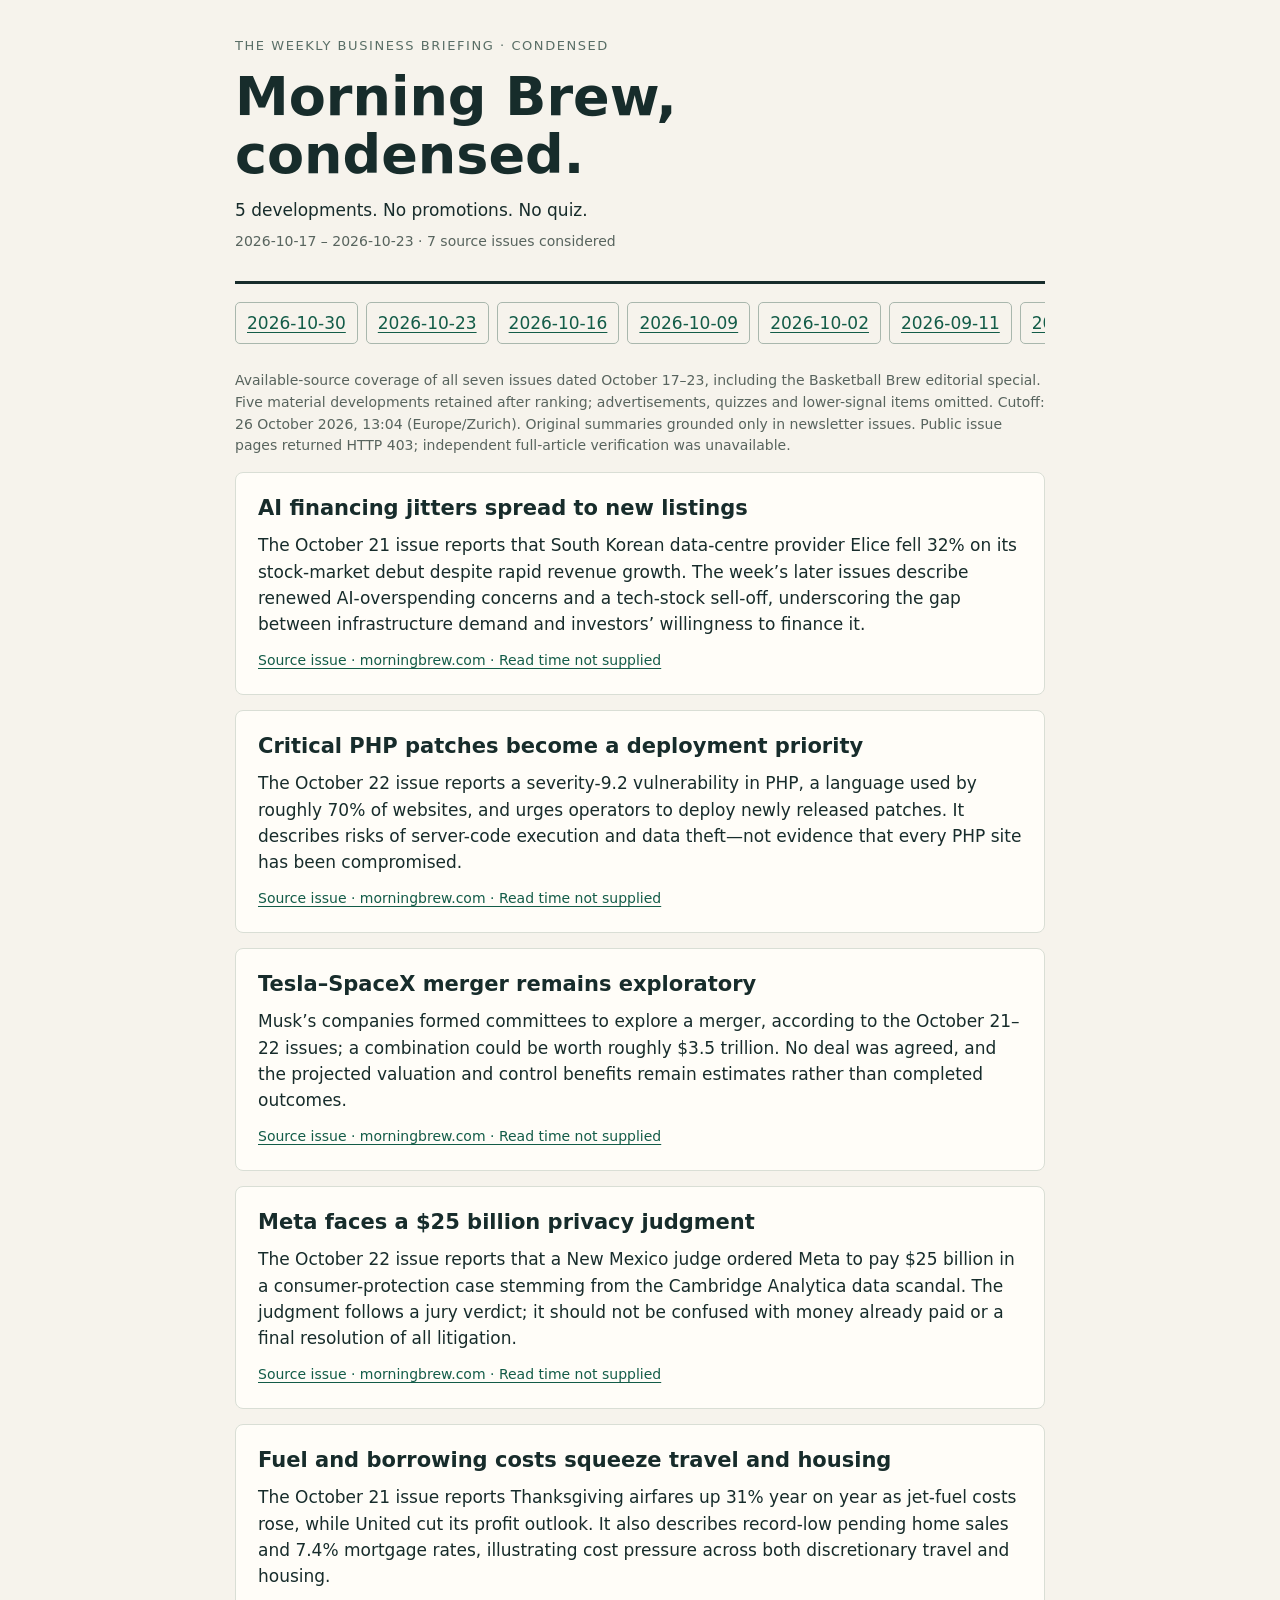
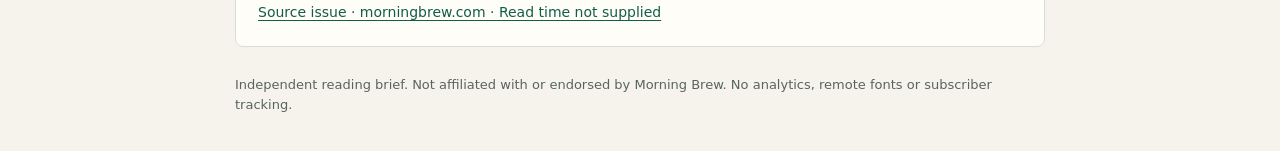
<file: editions/2026-10-23/index.html>
<!doctype html><html lang="en"><meta charset="utf-8"><meta name="viewport" content="width=device-width,initial-scale=1"><title>Morning Brew, condensed — 2026-10-23</title><link rel="stylesheet" href="../../styles.css"><main><header><div class="eyebrow">The weekly business briefing · condensed</div><h1>Morning Brew,<br>condensed.</h1><p>5 developments. No promotions. No quiz.</p><p class="meta">2026-10-17 – 2026-10-23 · 7 source issues considered</p></header><nav aria-label="Weekly editions"><a href="../../editions/2026-10-30/">2026-10-30</a><a href="../../editions/2026-10-23/" aria-current="page">2026-10-23</a><a href="../../editions/2026-10-16/">2026-10-16</a><a href="../../editions/2026-10-09/">2026-10-09</a><a href="../../editions/2026-10-02/">2026-10-02</a><a href="../../editions/2026-09-11/">2026-09-11</a><a href="../../editions/2026-09-04/">2026-09-04</a><a href="../../editions/2026-08-28/">2026-08-28</a><a href="../../editions/2026-08-21/">2026-08-21</a><a href="../../editions/2026-08-14/">2026-08-14</a></nav><p class="meta">Available-source coverage of all seven issues dated October 17–23, including the Basketball Brew editorial special. Five material developments retained after ranking; advertisements, quizzes and lower-signal items omitted. Cutoff: 26 October 2026, 13:04 (Europe/Zurich). Original summaries grounded only in newsletter issues. Public issue pages returned HTTP 403; independent full-article verification was unavailable.</p><article><h2>AI financing jitters spread to new listings</h2><p>The October 21 issue reports that South Korean data-centre provider Elice fell 32% on its stock-market debut despite rapid revenue growth. The week’s later issues describe renewed AI-overspending concerns and a tech-stock sell-off, underscoring the gap between infrastructure demand and investors’ willingness to finance it.</p><a href="https://www.morningbrew.com/issues/bumpy-ride" rel="noopener">Source issue · morningbrew.com · Read time not supplied</a></article><article><h2>Critical PHP patches become a deployment priority</h2><p>The October 22 issue reports a severity-9.2 vulnerability in PHP, a language used by roughly 70% of websites, and urges operators to deploy newly released patches. It describes risks of server-code execution and data theft—not evidence that every PHP site has been compromised.</p><a href="https://www.morningbrew.com/issues/very-vulnerable" rel="noopener">Source issue · morningbrew.com · Read time not supplied</a></article><article><h2>Tesla–SpaceX merger remains exploratory</h2><p>Musk’s companies formed committees to explore a merger, according to the October 21–22 issues; a combination could be worth roughly $3.5 trillion. No deal was agreed, and the projected valuation and control benefits remain estimates rather than completed outcomes.</p><a href="https://www.morningbrew.com/issues/very-vulnerable" rel="noopener">Source issue · morningbrew.com · Read time not supplied</a></article><article><h2>Meta faces a $25 billion privacy judgment</h2><p>The October 22 issue reports that a New Mexico judge ordered Meta to pay $25 billion in a consumer-protection case stemming from the Cambridge Analytica data scandal. The judgment follows a jury verdict; it should not be confused with money already paid or a final resolution of all litigation.</p><a href="https://www.morningbrew.com/issues/very-vulnerable" rel="noopener">Source issue · morningbrew.com · Read time not supplied</a></article><article><h2>Fuel and borrowing costs squeeze travel and housing</h2><p>The October 21 issue reports Thanksgiving airfares up 31% year on year as jet-fuel costs rose, while United cut its profit outlook. It also describes record-low pending home sales and 7.4% mortgage rates, illustrating cost pressure across both discretionary travel and housing.</p><a href="https://www.morningbrew.com/issues/bumpy-ride" rel="noopener">Source issue · morningbrew.com · Read time not supplied</a></article><footer>Independent reading brief. Not affiliated with or endorsed by Morning Brew. No analytics, remote fonts or subscriber tracking.</footer></main></html>
</file>
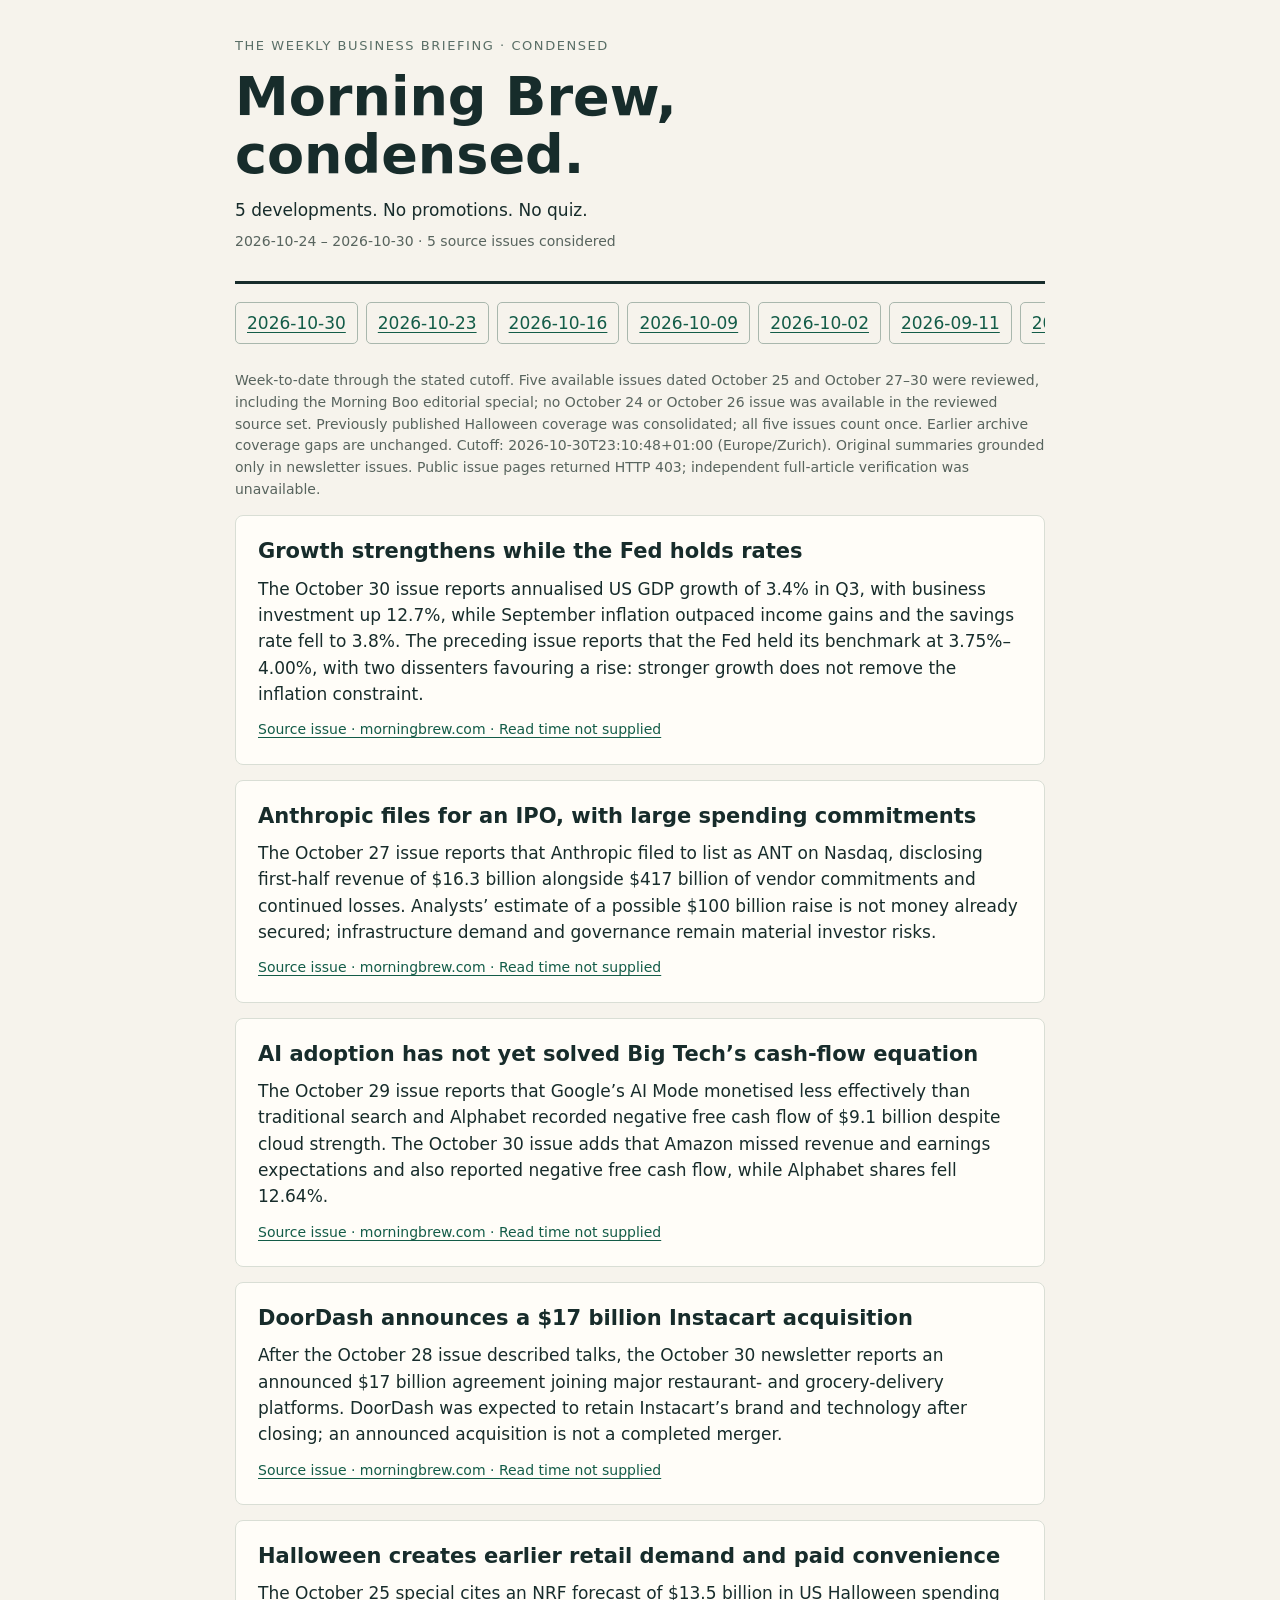
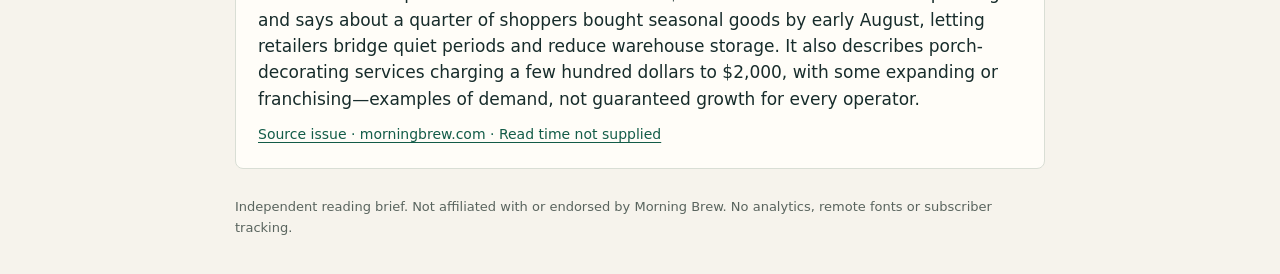
<file: editions/2026-10-30/index.html>
<!doctype html><html lang="en"><meta charset="utf-8"><meta name="viewport" content="width=device-width,initial-scale=1"><title>Morning Brew, condensed — 2026-10-30</title><link rel="stylesheet" href="../../styles.css"><main><header><div class="eyebrow">The weekly business briefing · condensed</div><h1>Morning Brew,<br>condensed.</h1><p>5 developments. No promotions. No quiz.</p><p class="meta">2026-10-24 – 2026-10-30 · 5 source issues considered</p></header><nav aria-label="Weekly editions"><a href="../../editions/2026-10-30/" aria-current="page">2026-10-30</a><a href="../../editions/2026-10-23/">2026-10-23</a><a href="../../editions/2026-10-16/">2026-10-16</a><a href="../../editions/2026-10-09/">2026-10-09</a><a href="../../editions/2026-10-02/">2026-10-02</a><a href="../../editions/2026-09-11/">2026-09-11</a><a href="../../editions/2026-09-04/">2026-09-04</a><a href="../../editions/2026-08-28/">2026-08-28</a><a href="../../editions/2026-08-21/">2026-08-21</a><a href="../../editions/2026-08-14/">2026-08-14</a></nav><p class="meta">Week-to-date through the stated cutoff. Five available issues dated October 25 and October 27–30 were reviewed, including the Morning Boo editorial special; no October 24 or October 26 issue was available in the reviewed source set. Previously published Halloween coverage was consolidated; all five issues count once. Earlier archive coverage gaps are unchanged. Cutoff: 2026-10-30T23:10:48+01:00 (Europe/Zurich). Original summaries grounded only in newsletter issues. Public issue pages returned HTTP 403; independent full-article verification was unavailable.</p><article><h2>Growth strengthens while the Fed holds rates</h2><p>The October 30 issue reports annualised US GDP growth of 3.4% in Q3, with business investment up 12.7%, while September inflation outpaced income gains and the savings rate fell to 3.8%. The preceding issue reports that the Fed held its benchmark at 3.75%–4.00%, with two dissenters favouring a rise: stronger growth does not remove the inflation constraint.</p><a href="https://www.morningbrew.com/issues/surprising-growth-spurt" rel="noopener">Source issue · morningbrew.com · Read time not supplied</a></article><article><h2>Anthropic files for an IPO, with large spending commitments</h2><p>The October 27 issue reports that Anthropic filed to list as ANT on Nasdaq, disclosing first-half revenue of $16.3 billion alongside $417 billion of vendor commitments and continued losses. Analysts’ estimate of a possible $100 billion raise is not money already secured; infrastructure demand and governance remain material investor risks.</p><a href="https://www.morningbrew.com/issues/lifting-the-veil" rel="noopener">Source issue · morningbrew.com · Read time not supplied</a></article><article><h2>AI adoption has not yet solved Big Tech’s cash-flow equation</h2><p>The October 29 issue reports that Google’s AI Mode monetised less effectively than traditional search and Alphabet recorded negative free cash flow of $9.1 billion despite cloud strength. The October 30 issue adds that Amazon missed revenue and earnings expectations and also reported negative free cash flow, while Alphabet shares fell 12.64%.</p><a href="https://www.morningbrew.com/issues/surprising-growth-spurt" rel="noopener">Source issue · morningbrew.com · Read time not supplied</a></article><article><h2>DoorDash announces a $17 billion Instacart acquisition</h2><p>After the October 28 issue described talks, the October 30 newsletter reports an announced $17 billion agreement joining major restaurant- and grocery-delivery platforms. DoorDash was expected to retain Instacart’s brand and technology after closing; an announced acquisition is not a completed merger.</p><a href="https://www.morningbrew.com/issues/surprising-growth-spurt" rel="noopener">Source issue · morningbrew.com · Read time not supplied</a></article><article><h2>Halloween creates earlier retail demand and paid convenience</h2><p>The October 25 special cites an NRF forecast of $13.5 billion in US Halloween spending and says about a quarter of shoppers bought seasonal goods by early August, letting retailers bridge quiet periods and reduce warehouse storage. It also describes porch-decorating services charging a few hundred dollars to $2,000, with some expanding or franchising—examples of demand, not guaranteed growth for every operator.</p><a href="https://www.morningbrew.com/issues/morning-boo-2026" rel="noopener">Source issue · morningbrew.com · Read time not supplied</a></article><footer>Independent reading brief. Not affiliated with or endorsed by Morning Brew. No analytics, remote fonts or subscriber tracking.</footer></main></html>
</file>
<file: styles.css>
*{box-sizing:border-box}body{margin:0;background:#f6f3ec;color:#172c2b;font:17px/1.55 system-ui,sans-serif}main{max-width:850px;margin:auto;padding:36px 20px}header{border-bottom:3px solid #172c2b;padding-bottom:20px}h1{font-size:clamp(32px,6vw,54px);line-height:1.08;margin:12px 0}h2{font-size:21px;line-height:1.3;margin:0 0 10px}p{margin:8px 0}.eyebrow{font-size:13px;letter-spacing:.12em;text-transform:uppercase;color:#596e66}.meta{color:#58645e;font-size:14px}nav{display:flex;gap:8px;overflow:auto;padding:18px 0}nav a{white-space:nowrap;border:1px solid #a9b7ad;padding:7px 11px;border-radius:5px}a{color:#135c48;text-underline-offset:3px}a:focus-visible{outline:3px solid #b66d16;outline-offset:3px}article{background:#fffdf8;border:1px solid #d9ded5;border-radius:8px;padding:22px;margin:15px 0}article a{font-size:14px}footer{font-size:13px;color:#59645e;margin-top:28px}details{margin:20px 0}summary{cursor:pointer}
</file>
